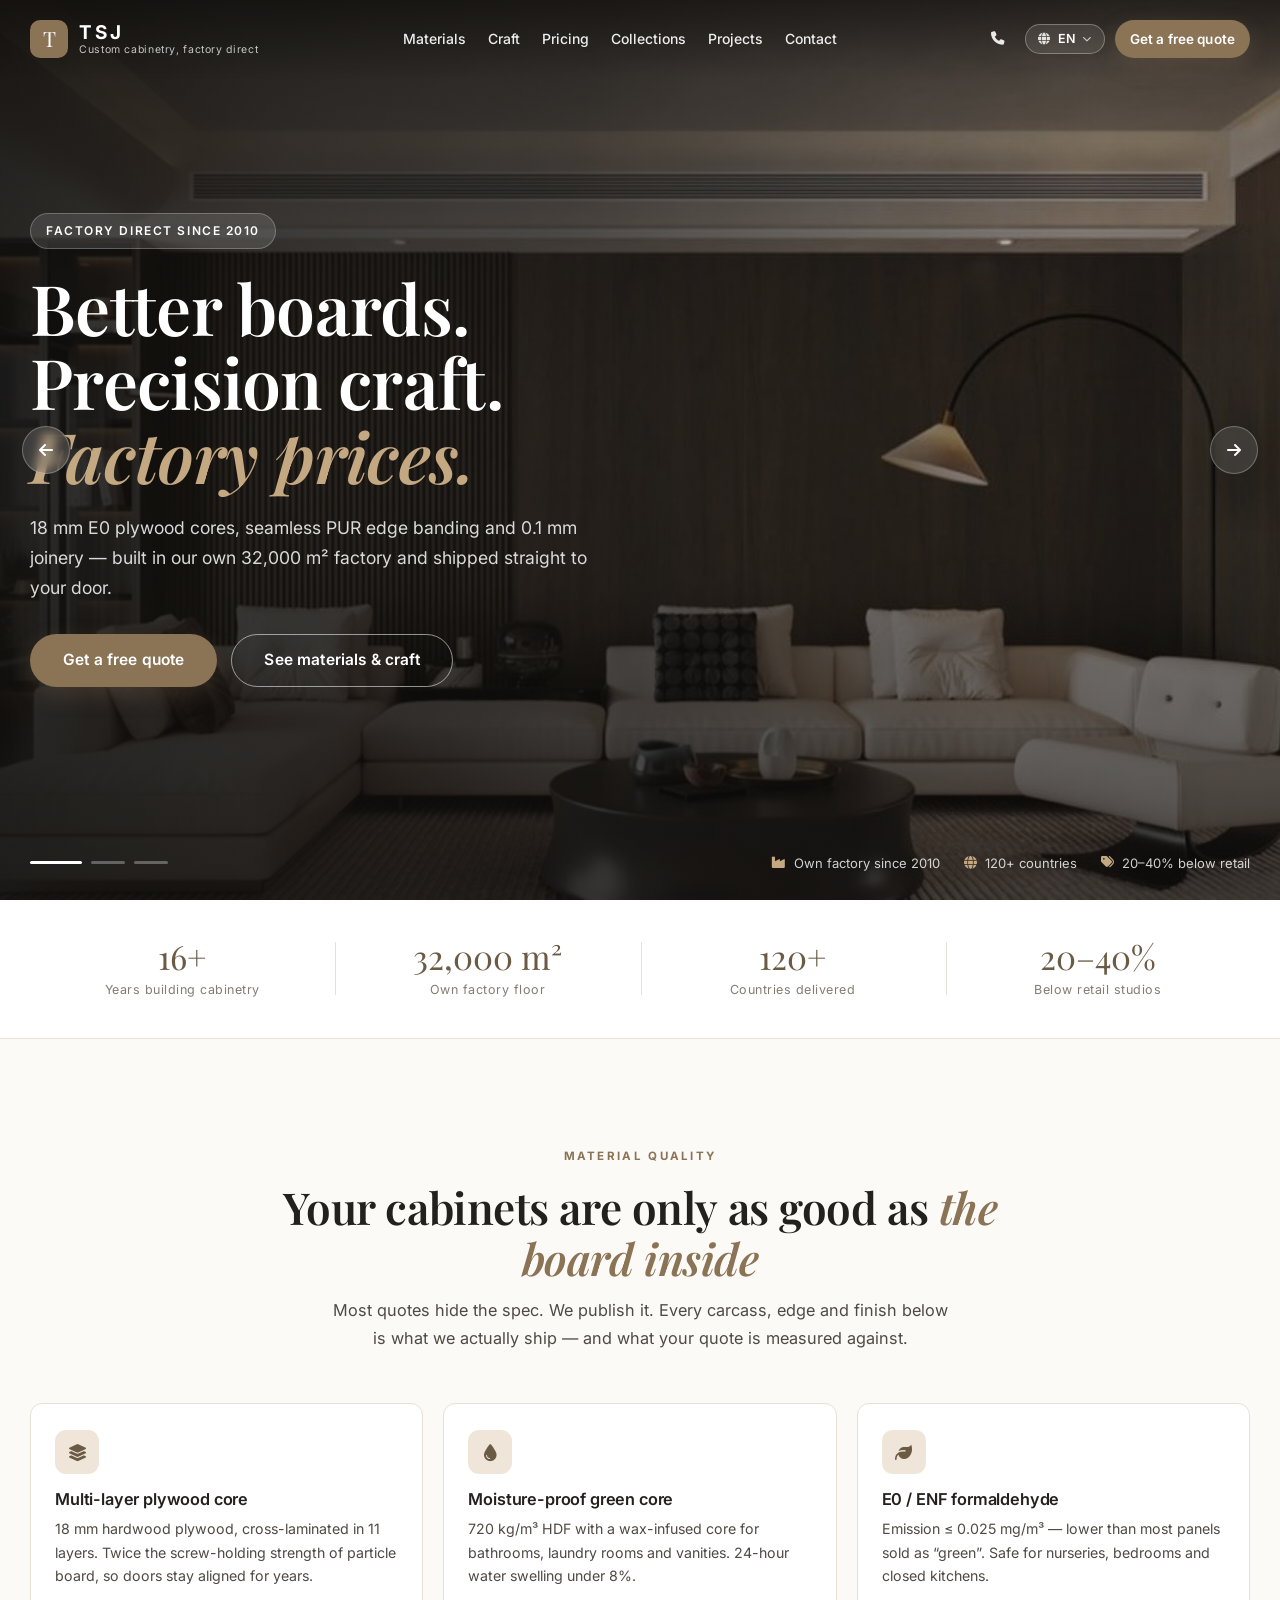
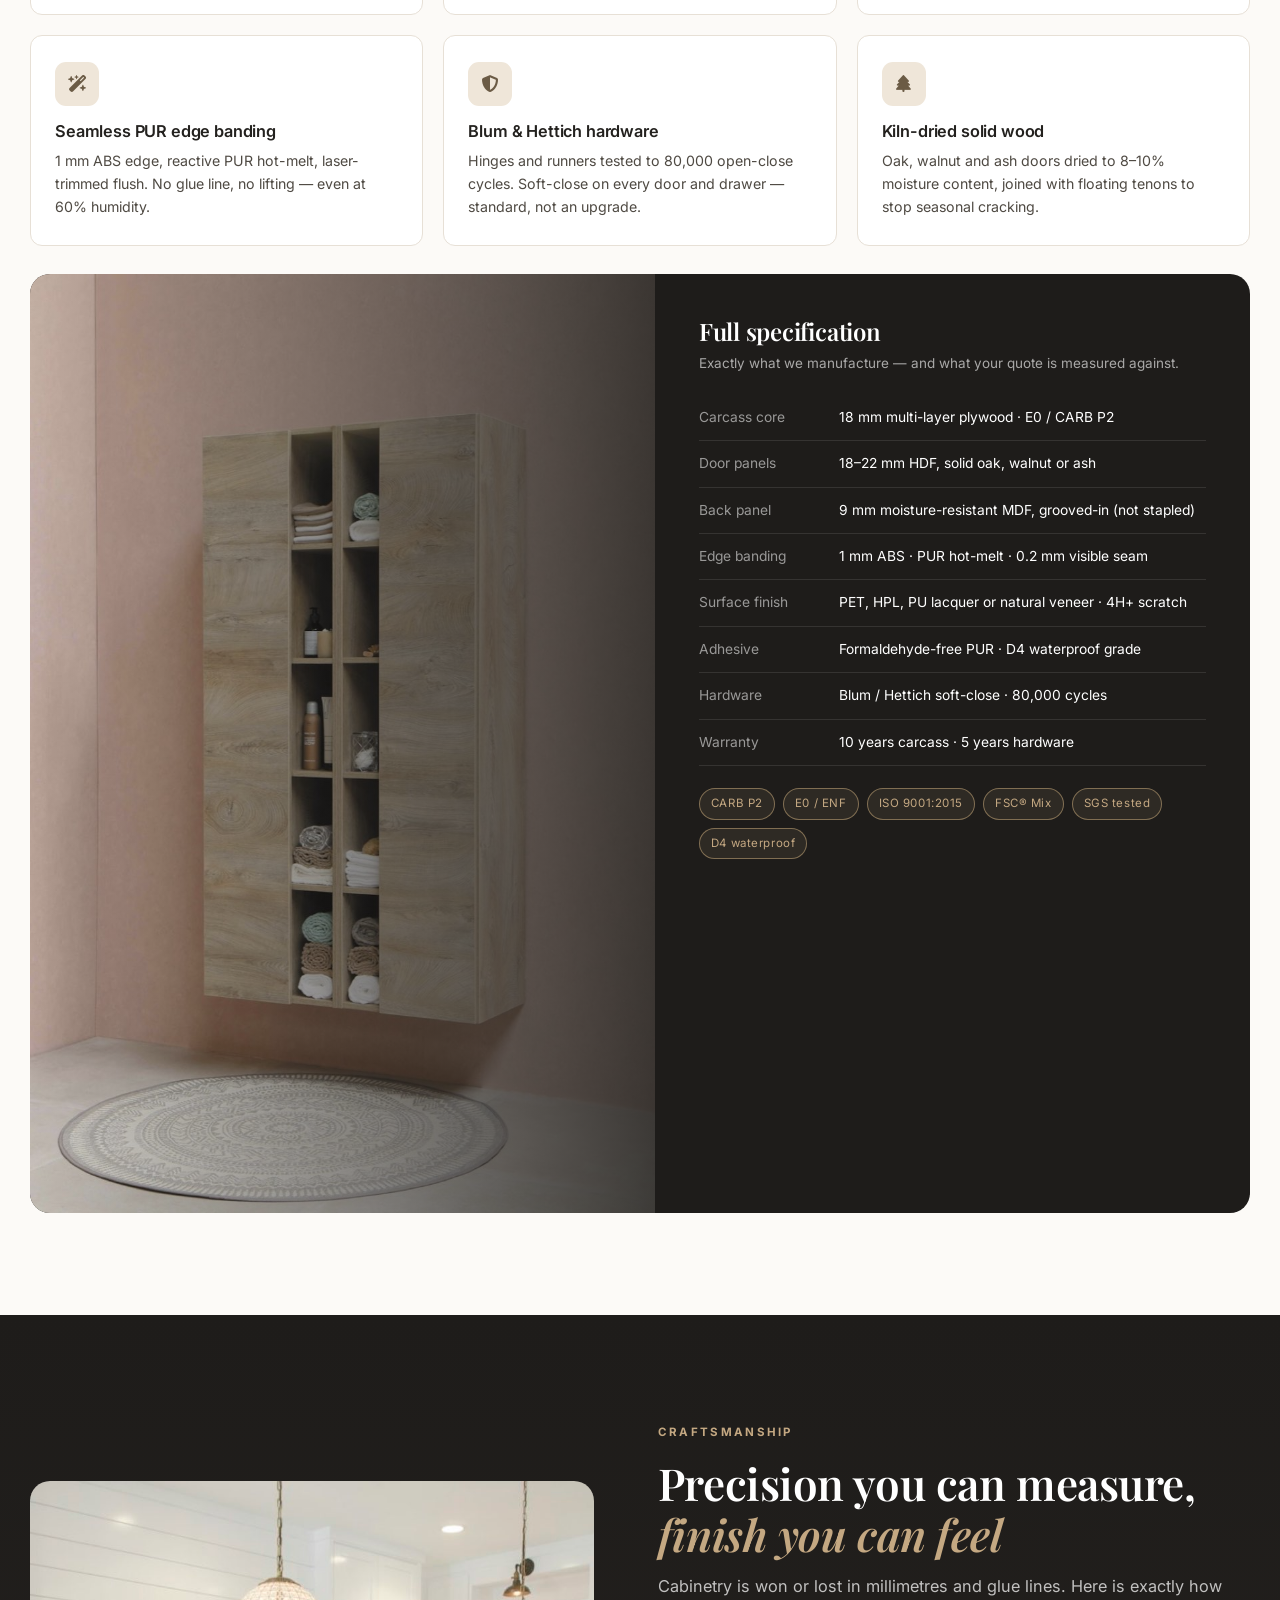
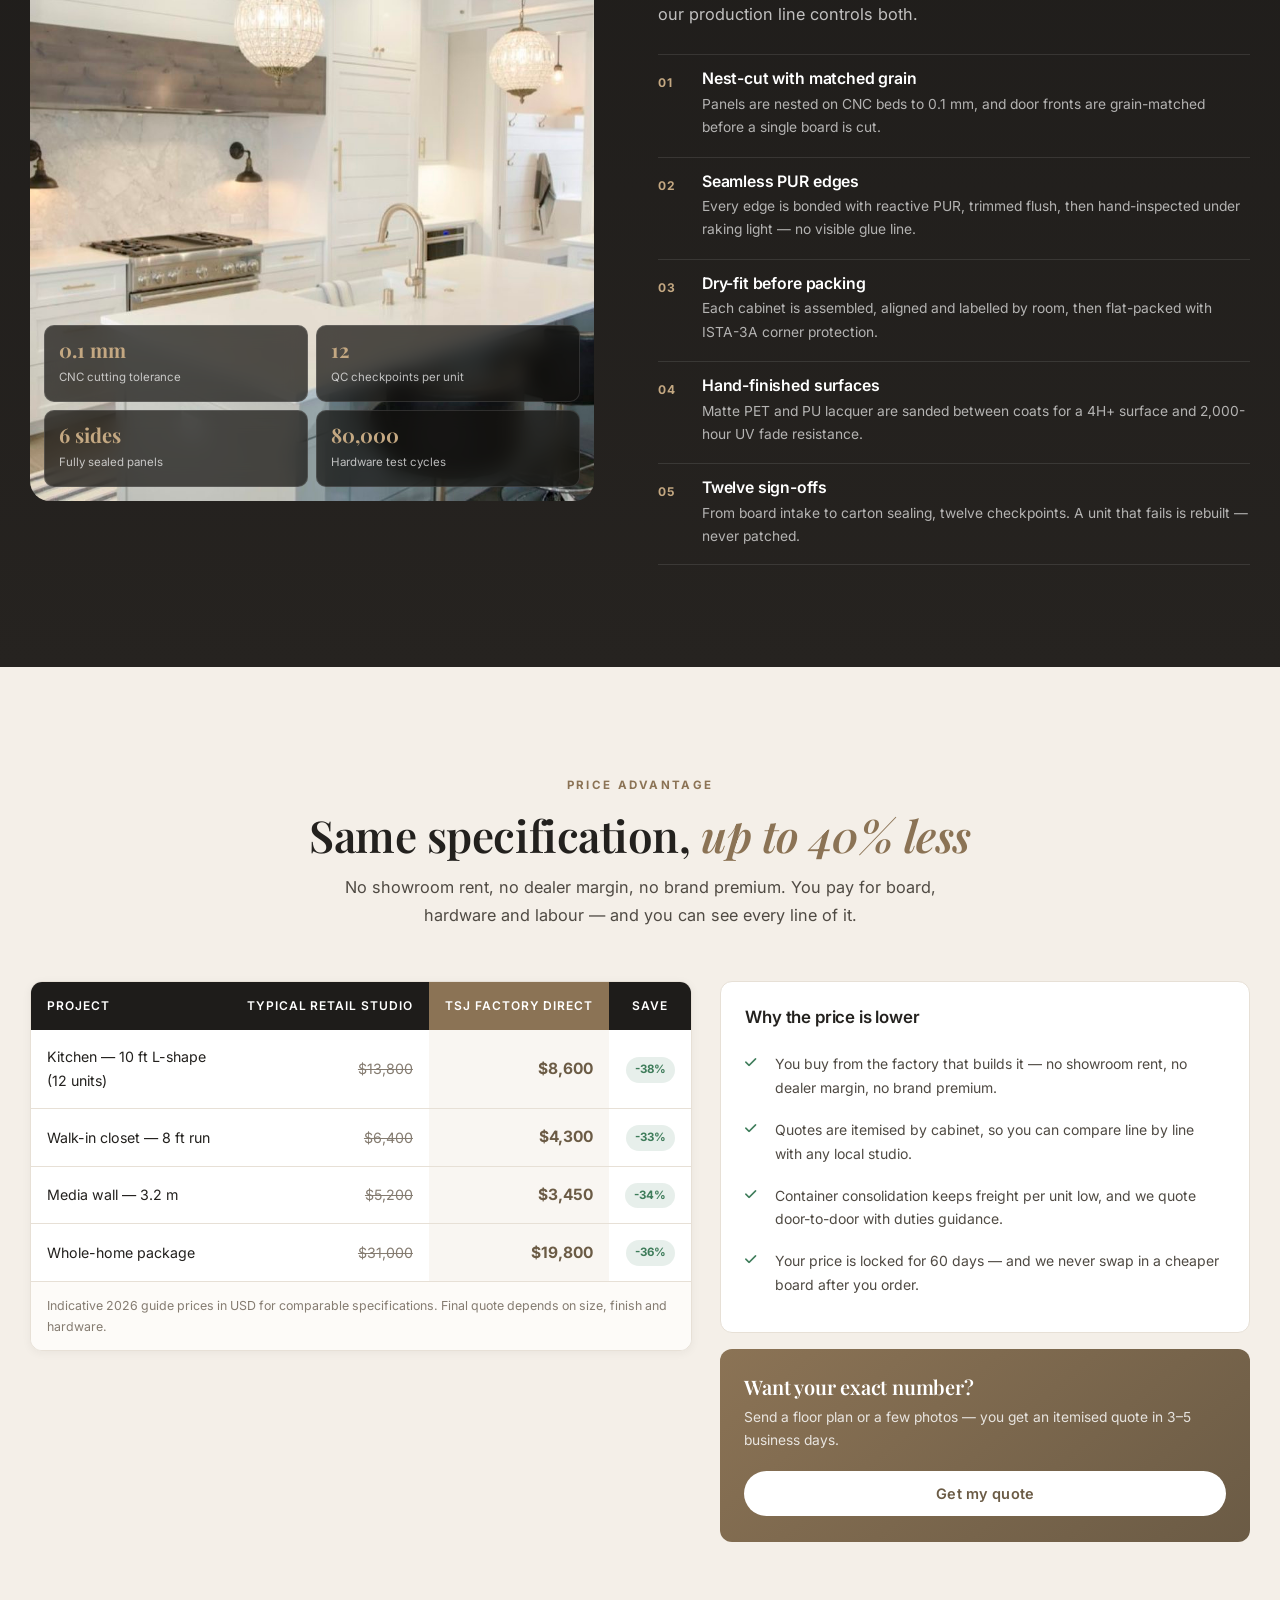
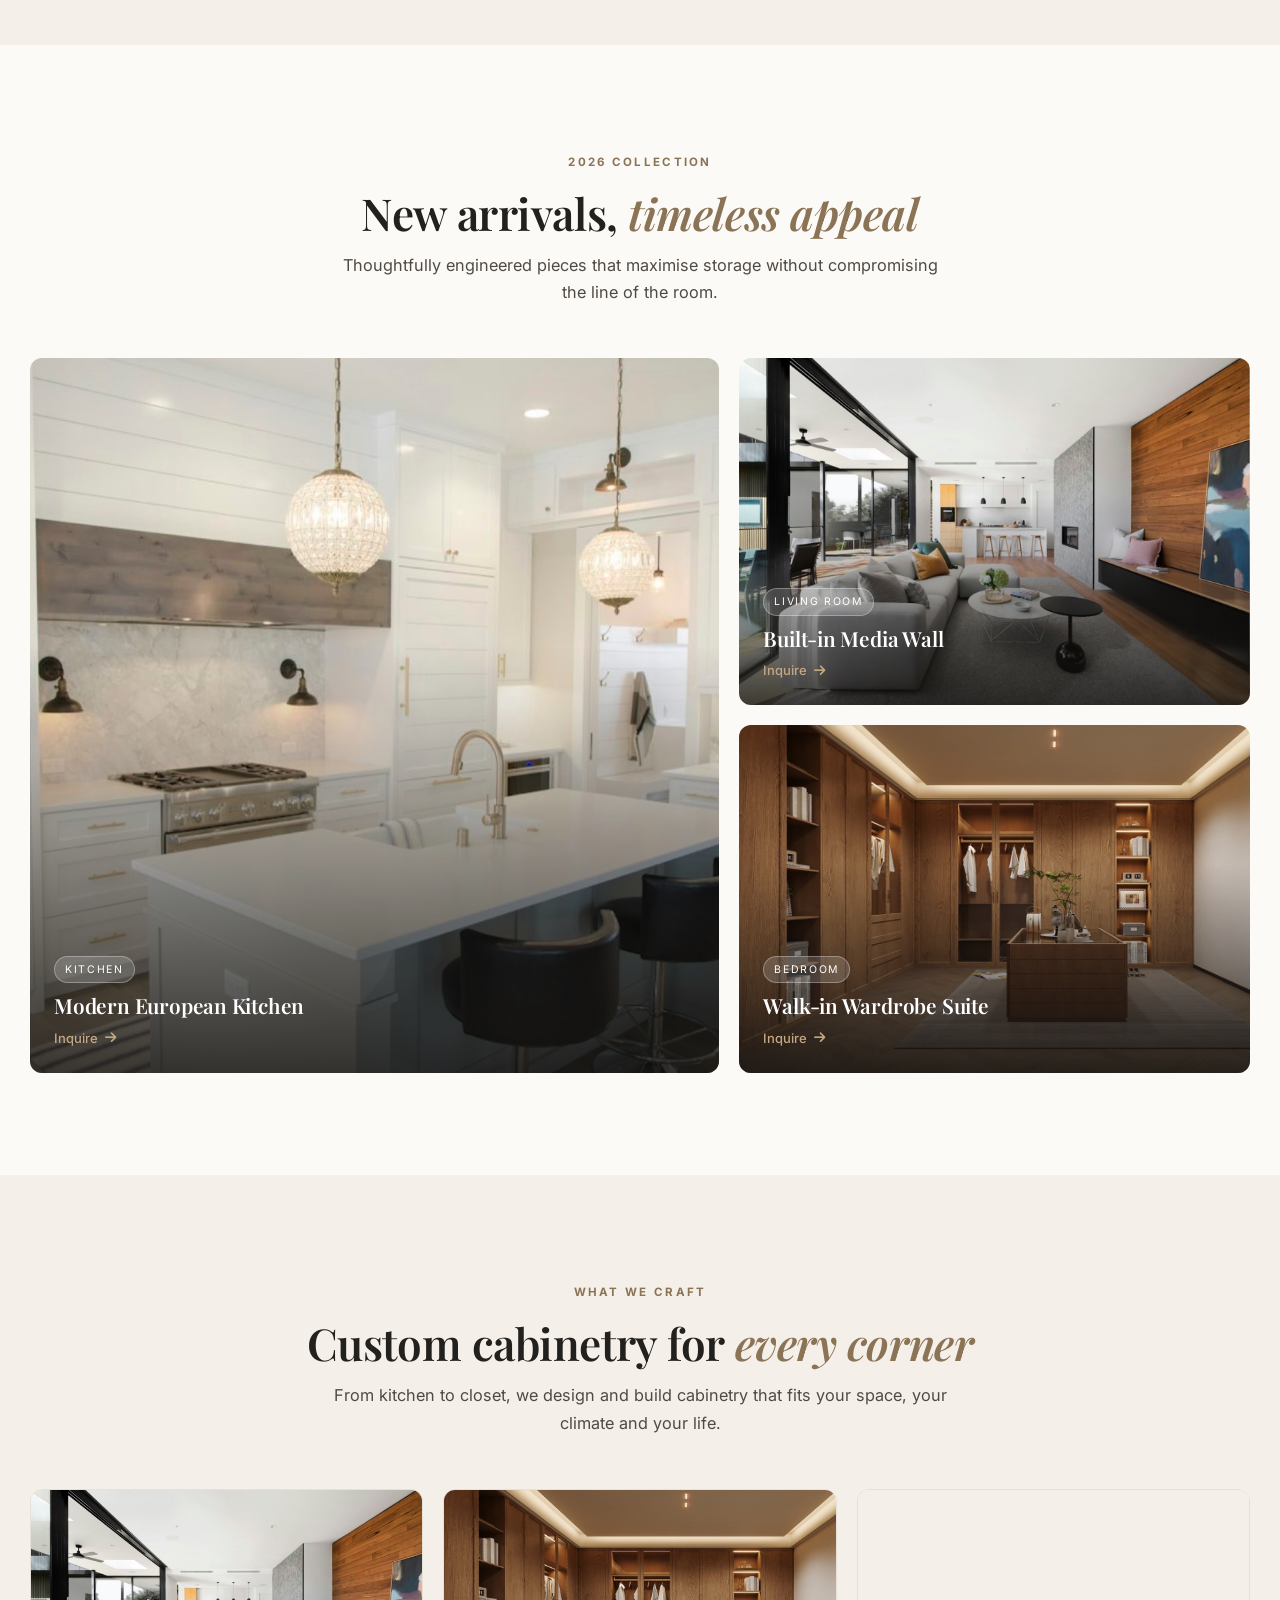
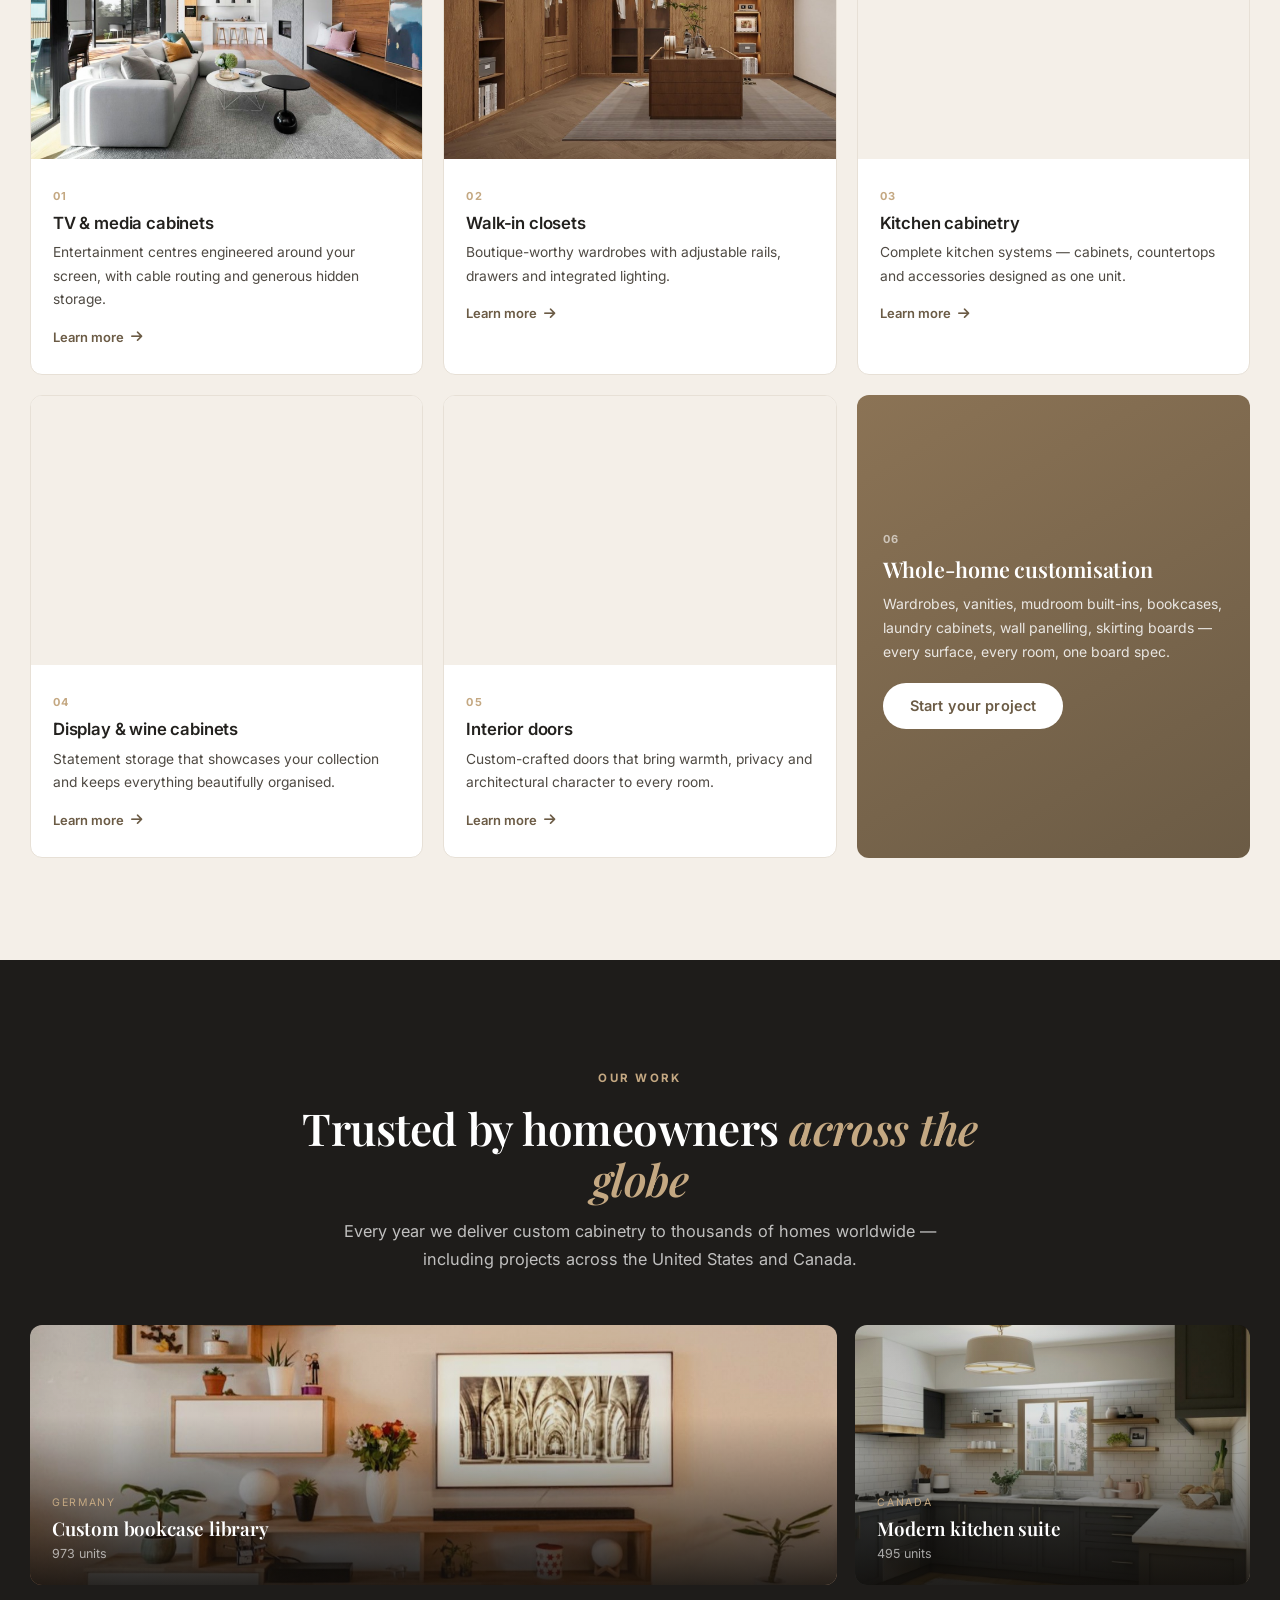
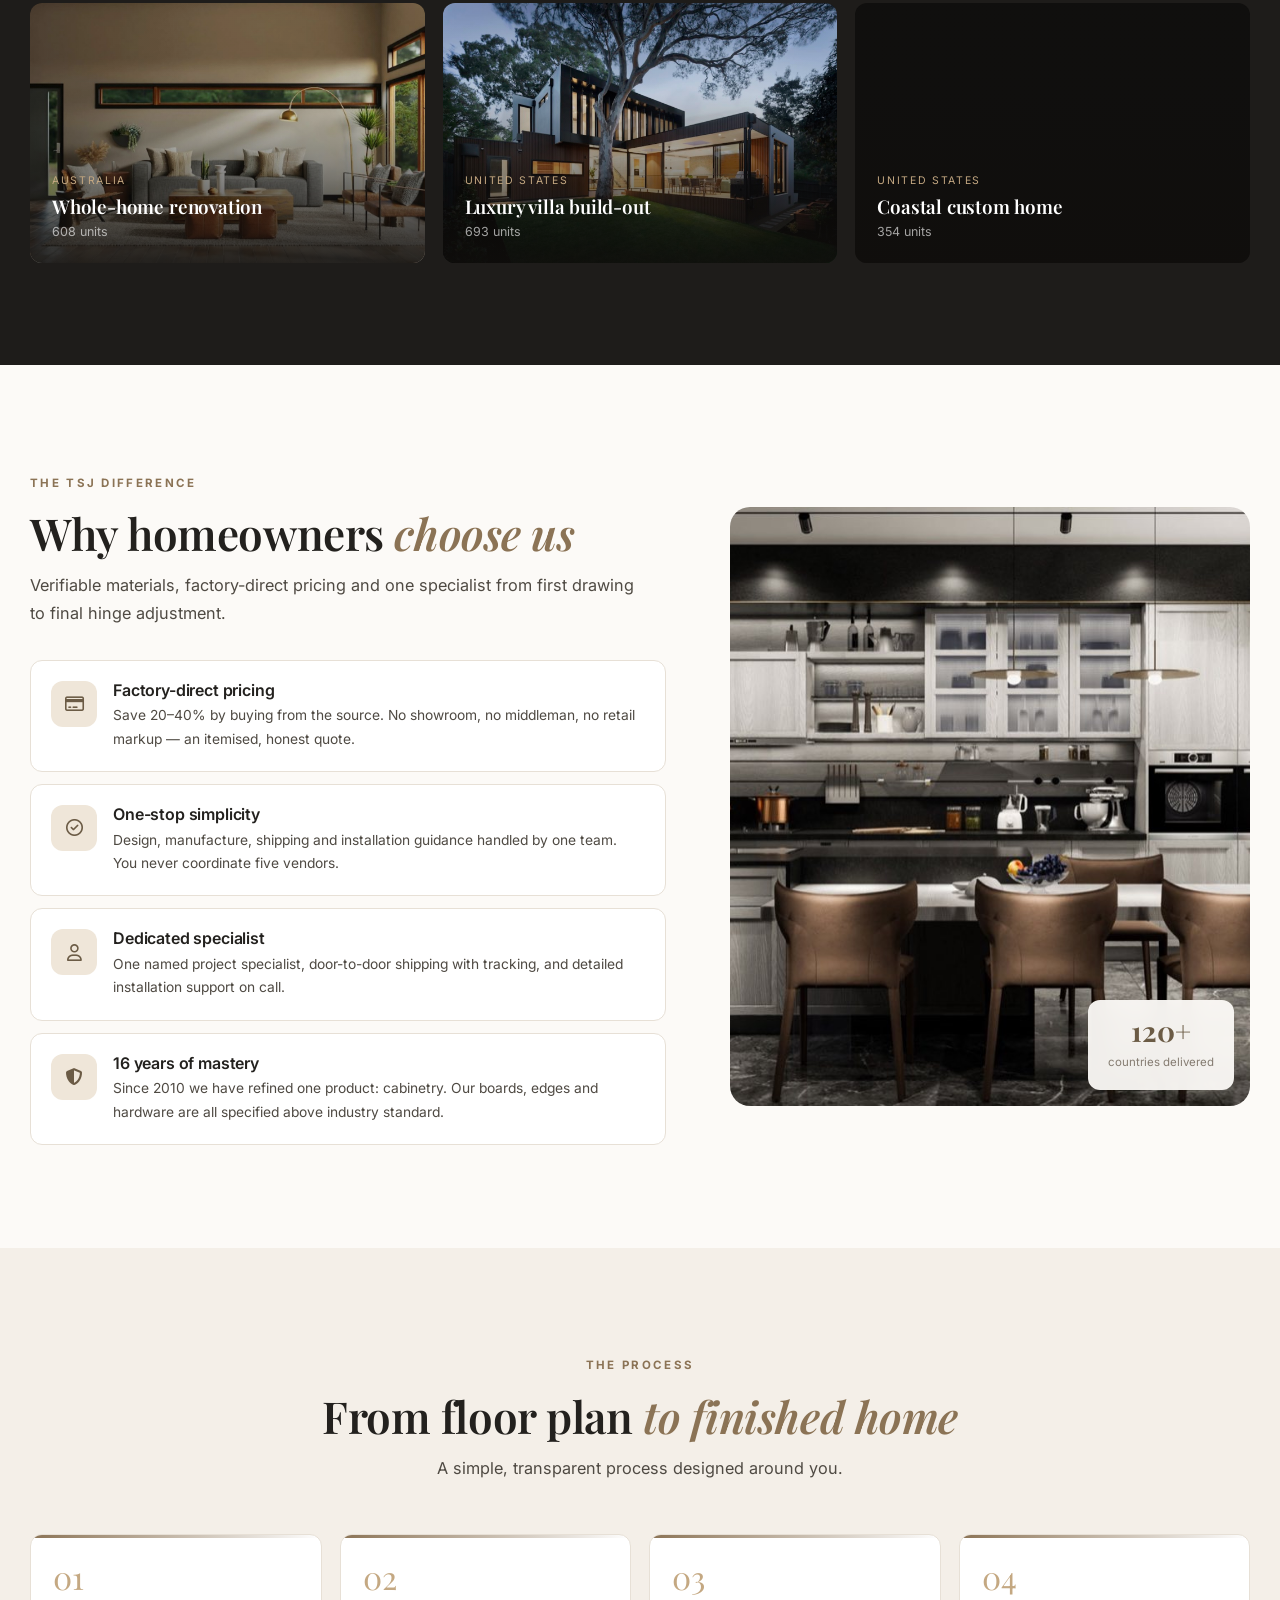
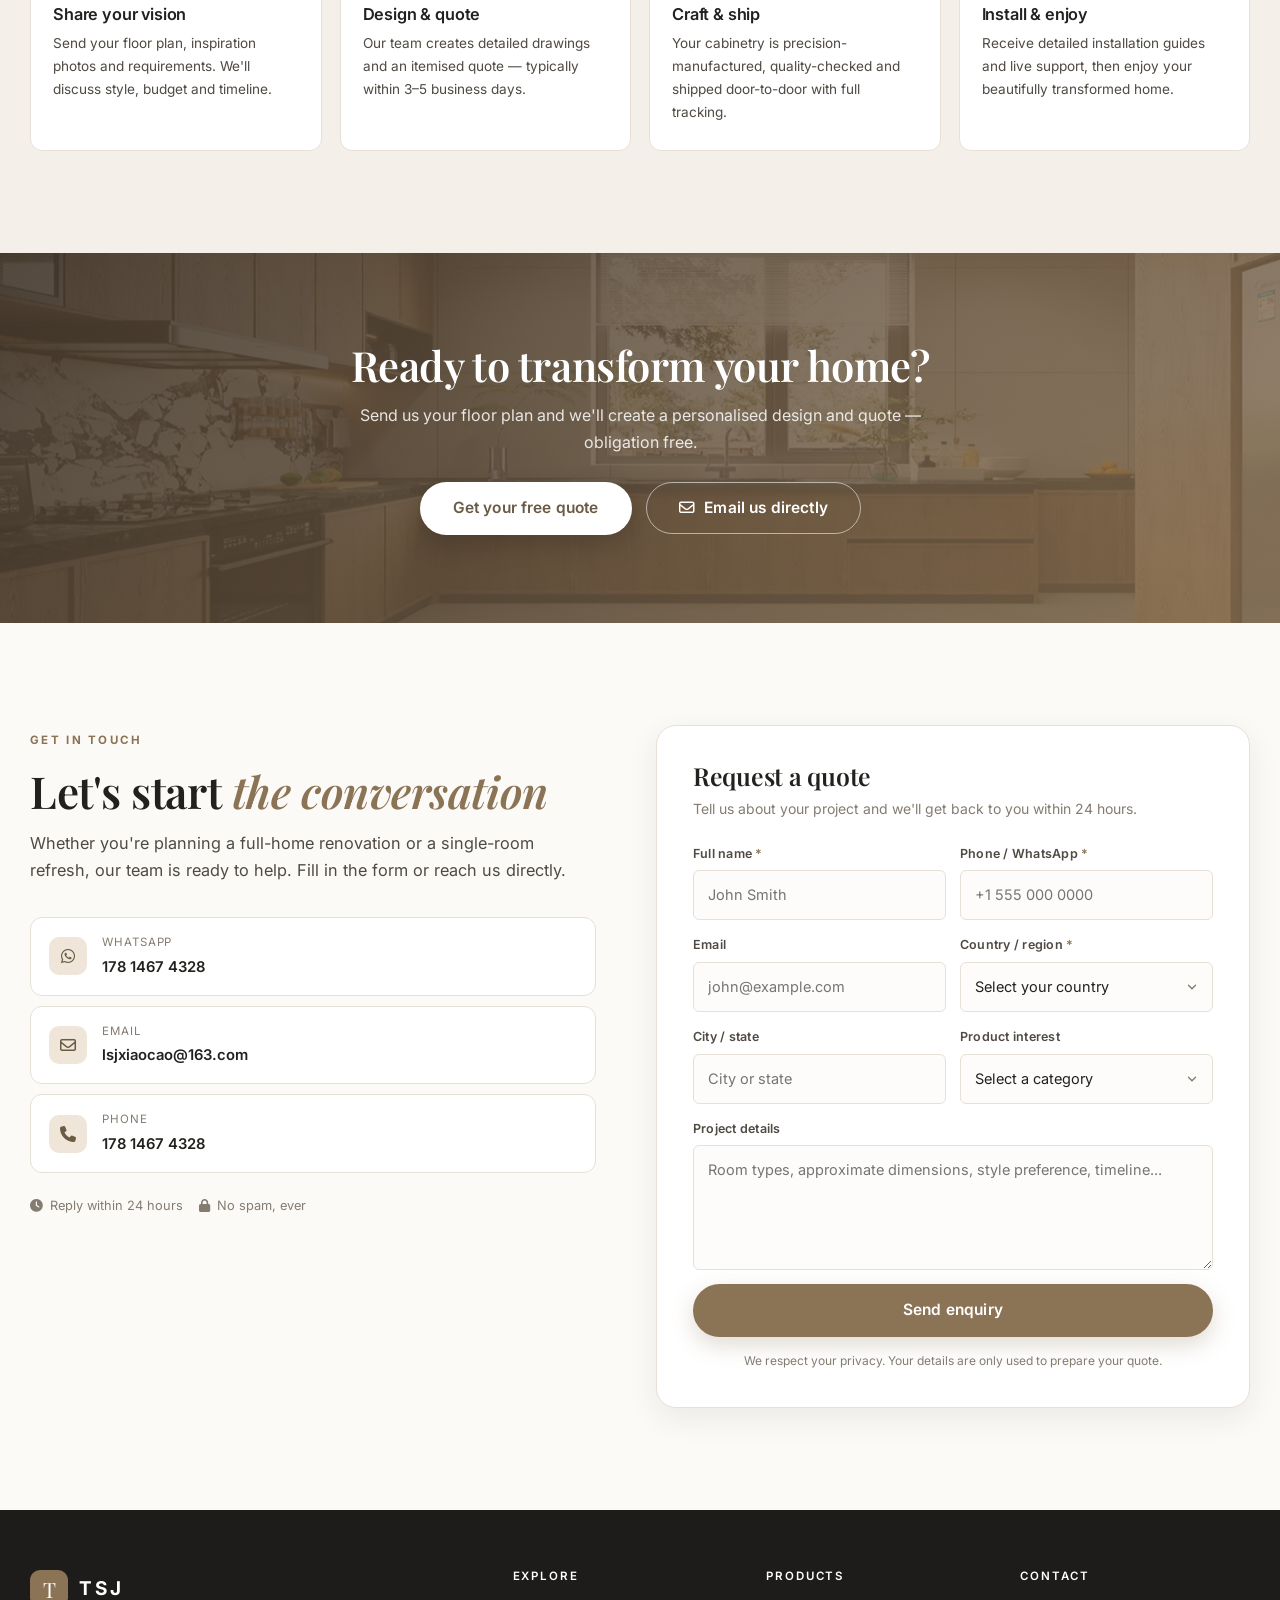
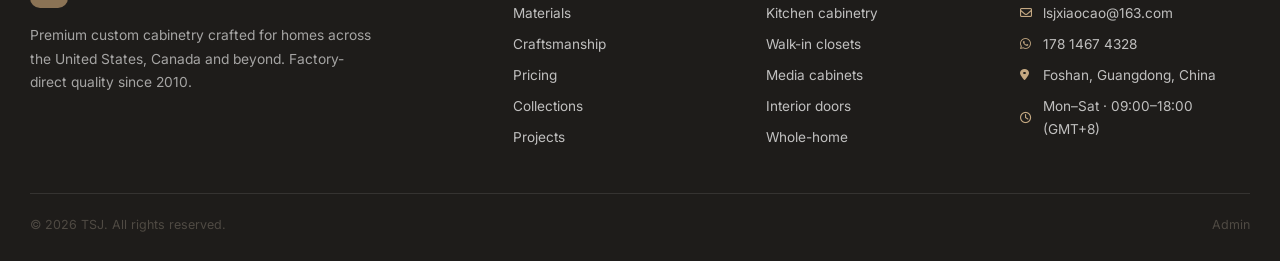
<file: index.html>
<!DOCTYPE html>
<html lang="en">
<head>
    <meta charset="UTF-8">
    <meta name="viewport" content="width=device-width, initial-scale=1.0">
    <meta name="theme-color" content="#8B7355">
    <title>TSJ — Factory-Direct Custom Cabinetry | Better Boards, Precision Craft</title>
    <meta name="description" content="Premium custom cabinetry made in our own factory: E0/ENF plywood cores, seamless PUR edge banding, Blum hardware, 0.1 mm precision. 20–40% below retail studios. Shipped to 120+ countries.">
    <meta name="robots" content="index, follow">
    <meta property="og:type" content="website">
    <meta property="og:title" content="TSJ — Factory-Direct Custom Cabinetry">
    <meta property="og:description" content="Better boards, precision craft, factory prices. Custom cabinetry shipped to 120+ countries.">
    <link rel="icon" href="data:image/svg+xml,%3Csvg xmlns='http://www.w3.org/2000/svg' viewBox='0 0 64 64'%3E%3Crect width='64' height='64' rx='14' fill='%238B7355'/%3E%3Ctext x='32' y='44' font-family='Georgia,serif' font-size='34' fill='%23fff' text-anchor='middle'%3ET%3C/text%3E%3C/svg%3E">
    <link rel="preconnect" href="https://fonts.googleapis.com">
    <link rel="preconnect" href="https://fonts.gstatic.com" crossorigin>
    <link href="https://fonts.googleapis.com/css2?family=Inter:wght@300;400;500;600;700&family=Playfair+Display:ital,wght@0,500;0,600;0,700;1,500&display=swap" rel="stylesheet">
    <link rel="stylesheet" href="https://cdnjs.cloudflare.com/ajax/libs/font-awesome/6.5.1/css/all.min.css">
    <link rel="stylesheet" href="css/style.css?v=20261114">
</head>
<body>
<a class="skip-link" href="#main" data-i18n="ui.skip">Skip to content</a>

<!-- ============ Header ============ -->
<header class="site-header" id="header">
    <div class="container header-inner">
        <a href="./" class="logo" aria-label="TSJ home">
            <span class="logo-mark" id="brandMark">T</span>
            <span class="logo-text">
                <strong id="brandName">TSJ</strong>
                <small id="brandTagline">Custom cabinetry, factory direct</small>
            </span>
        </a>

        <nav class="nav" id="nav" aria-label="Main navigation">
            <ul class="nav-list">
                <li><a href="#materials" class="nav-link" data-i18n="ui.navMaterials">Materials</a></li>
                <li><a href="#craft" class="nav-link" data-i18n="ui.navCraft">Craft</a></li>
                <li><a href="#pricing" class="nav-link" data-i18n="ui.navPricing">Pricing</a></li>
                <li><a href="#collections" class="nav-link" data-i18n="ui.navCollections">Collections</a></li>
                <li><a href="#portfolio" class="nav-link" data-i18n="ui.navProjects">Projects</a></li>
                <li><a href="#contact" class="nav-link" data-i18n="ui.navContact">Contact</a></li>
            </ul>
            <div class="nav-mobile-extra">
                <a class="nav-mobile-link" id="navMobileWhatsapp" href="#" target="_blank" rel="noopener">
                    <i class="fa-brands fa-whatsapp"></i> <span>WhatsApp</span>
                </a>
                <a class="nav-mobile-link" id="navMobileEmail" href="#">
                    <i class="fa-regular fa-envelope"></i> <span>Email</span>
                </a>
                <div class="lang" id="langSwitchMobile"></div>
            </div>
        </nav>

        <div class="header-actions">
            <a class="header-phone" id="headerPhone" href="tel:+8617814674328">
                <i class="fa-solid fa-phone"></i>
                <span>178 1467 4328</span>
            </a>
            <div class="lang" id="langSwitch"></div>
            <button class="btn btn-primary btn-sm" data-open-lead data-i18n="ui.quote">Get a free quote</button>
            <button class="menu-toggle" id="menuToggle" aria-label="Toggle menu" aria-expanded="false">
                <span></span><span></span><span></span>
            </button>
        </div>
    </div>
</header>

<main id="main">

    <!-- ============ Hero ============ -->
    <section class="hero" id="home">
        <div class="hero-slides" id="heroSlides"></div>
        <div class="hero-overlay"></div>
        <div class="hero-bottom">
            <div class="container hero-bottom-inner">
                <div class="hero-dots" id="heroDots" role="tablist" aria-label="Slides"></div>
                <div class="hero-proof">
                    <span><i class="fa-solid fa-industry"></i> <span data-i18n="ui.proofFactory">Own factory since 2010</span></span>
                    <span><i class="fa-solid fa-globe"></i> <span data-i18n="ui.proofCountries">120+ countries</span></span>
                    <span><i class="fa-solid fa-tags"></i> <span data-i18n="ui.proofPrices">20–40% below retail</span></span>
                </div>
            </div>
        </div>
        <button class="hero-arrow hero-arrow--prev" id="heroPrev" aria-label="Previous slide">
            <i class="fa-solid fa-arrow-left"></i>
        </button>
        <button class="hero-arrow hero-arrow--next" id="heroNext" aria-label="Next slide">
            <i class="fa-solid fa-arrow-right"></i>
        </button>
    </section>

    <!-- ============ Stats ============ -->
    <section class="stat-bar" aria-label="Key numbers">
        <div class="container">
            <div class="stat-row" id="statsRow"></div>
        </div>
    </section>

    <!-- ============ Materials ============ -->
    <section class="section materials" id="materials">
        <div class="container">
            <div class="section-head" id="materialsHead"></div>
            <div id="materialsBody"></div>
        </div>
    </section>

    <!-- ============ Craft ============ -->
    <section class="section craft" id="craft">
        <div class="container" id="craftBody"></div>
    </section>

    <!-- ============ Pricing ============ -->
    <section class="section pricing" id="pricing">
        <div class="container">
            <div class="section-head" id="pricingHead"></div>
            <div id="pricingBody"></div>
        </div>
    </section>

    <!-- ============ Collections ============ -->
    <section class="section collections" id="collections">
        <div class="container">
            <div class="section-head" id="collectionsHead"></div>
            <div class="collection-grid" id="collectionsBody"></div>
        </div>
    </section>

    <!-- ============ Categories ============ -->
    <section class="section categories" id="categories">
        <div class="container">
            <div class="section-head" id="categoriesHead"></div>
            <div class="category-grid" id="categoriesBody"></div>
        </div>
    </section>

    <!-- ============ Portfolio ============ -->
    <section class="section portfolio" id="portfolio">
        <div class="container">
            <div class="section-head section-head--light" id="portfolioHead"></div>
            <div class="portfolio-grid" id="portfolioBody"></div>
        </div>
    </section>

    <!-- ============ Why us ============ -->
    <section class="section why" id="about">
        <div class="container">
            <div class="why-wrap">
                <div class="why-copy">
                    <div class="section-head section-head--left" id="whyHead"></div>
                    <div class="why-list" id="whyList"></div>
                </div>
                <div class="why-media">
                    <img id="whyImage" src="assets/img/why-kitchen.jpg" alt="TSJ cabinetry craftsmanship" loading="lazy" decoding="async">
                    <div class="why-badge">
                        <strong id="whyBadgeValue">120+</strong>
                        <span id="whyBadgeText">countries delivered</span>
                    </div>
                </div>
            </div>
        </div>
    </section>

    <!-- ============ Process ============ -->
    <section class="section process" id="process">
        <div class="container">
            <div class="section-head" id="processHead"></div>
            <div class="steps" id="processBody"></div>
        </div>
    </section>

    <!-- ============ CTA band ============ -->
    <section class="cta-band">
        <div class="container cta-band-inner" id="ctaBody"></div>
    </section>

    <!-- ============ Contact ============ -->
    <section class="section contact" id="contact">
        <div class="container contact-grid">
            <div class="contact-intro">
                <div class="section-head section-head--left" id="contactHead"></div>
                <div class="contact-methods" id="contactMethods"></div>
                <div class="contact-assurance">
                    <span><i class="fa-solid fa-clock"></i> Reply within 24 hours</span>
                    <span><i class="fa-solid fa-lock"></i> No spam, ever</span>
                </div>
            </div>

            <div class="contact-form-card">
                <h3 id="formTitle">Request a quote</h3>
                <p id="formDesc">Tell us about your project and we'll get back to you within 24 hours.</p>

                <form id="contactForm" class="lead-form" novalidate>
                    <div class="form-row">
                        <div class="field">
                            <label for="cName"><span data-i18n="ui.formName">Full name</span> <em>*</em></label>
                            <input type="text" id="cName" name="name" placeholder="John Smith" data-i18n-ph="ui.phName" autocomplete="name" required>
                        </div>
                        <div class="field">
                            <label for="cPhone"><span data-i18n="ui.formPhone">Phone / WhatsApp</span> <em>*</em></label>
                            <input type="tel" id="cPhone" name="phone" placeholder="+1 555 000 0000" data-i18n-ph="ui.phPhone" autocomplete="tel" required>
                        </div>
                    </div>
                    <div class="form-row">
                        <div class="field">
                            <label for="cEmail" data-i18n="ui.formEmail">Email</label>
                            <input type="email" id="cEmail" name="email" placeholder="john@example.com" data-i18n-ph="ui.phEmail" autocomplete="email">
                        </div>
                        <div class="field">
                            <label for="cCountry"><span data-i18n="ui.formCountry">Country / region</span> <em>*</em></label>
                            <select id="cCountry" name="country" required>
                                <option value="" data-i18n="ui.phCountry">Select your country</option>
                            </select>
                        </div>
                    </div>
                    <div class="form-row">
                        <div class="field">
                            <label for="cRegion" data-i18n="ui.formRegion">City / state</label>
                            <input type="text" id="cRegion" name="region" placeholder="City or state" data-i18n-ph="ui.phRegion" autocomplete="address-level1">
                        </div>
                        <div class="field">
                            <label for="cInterest" data-i18n="ui.formInterest">Product interest</label>
                            <select id="cInterest" name="interest">
                                <option value="" data-i18n="ui.phInterest">Select a category</option>
                                <option value="Kitchen cabinetry" data-i18n="ui.interestKitchen">Kitchen cabinetry</option>
                                <option value="TV &amp; media cabinets" data-i18n="ui.interestMedia">TV &amp; media cabinets</option>
                                <option value="Walk-in closets" data-i18n="ui.interestClosets">Walk-in closets</option>
                                <option value="Display &amp; wine cabinets" data-i18n="ui.interestDisplay">Display &amp; wine cabinets</option>
                                <option value="Interior doors" data-i18n="ui.interestDoors">Interior doors</option>
                                <option value="Whole-home customisation" data-i18n="ui.interestWhole">Whole-home customisation</option>
                            </select>
                        </div>
                    </div>
                    <div class="field">
                        <label for="cMessage" data-i18n="ui.formMessage">Project details</label>
                        <textarea id="cMessage" name="message" rows="4" placeholder="Room types, approximate dimensions, style preference, timeline..." data-i18n-ph="ui.phMessage"></textarea>
                    </div>
                    <button type="submit" class="btn btn-primary btn-block btn-lg" id="contactSubmit" data-i18n="ui.send">Send enquiry</button>
                    <p class="form-note" data-i18n="ui.privacy">We respect your privacy. Your details are only used to prepare your quote.</p>
                    <div class="form-feedback" id="contactFeedback" role="status" aria-live="polite"></div>
                </form>
            </div>
        </div>
    </section>
</main>

<!-- ============ Footer ============ -->
<footer class="site-footer">
    <div class="container">
        <div class="footer-top">
            <div class="footer-brand">
                <a href="./" class="logo logo--footer">
                    <span class="logo-mark" id="footerMark">T</span>
                    <span class="logo-text"><strong id="footerName">TSJ</strong></span>
                </a>
                <p id="footerAbout">Premium custom cabinetry crafted for homes across the United States, Canada and beyond.</p>
            </div>
            <div class="footer-cols">
                <div class="footer-col">
                    <h4 data-i18n="ui.footerExplore">Explore</h4>
                    <ul>
                        <li><a href="#materials">Materials</a></li>
                        <li><a href="#craft">Craftsmanship</a></li>
                        <li><a href="#pricing">Pricing</a></li>
                        <li><a href="#collections">Collections</a></li>
                        <li><a href="#portfolio">Projects</a></li>
                    </ul>
                </div>
                <div class="footer-col">
                    <h4 data-i18n="ui.footerProducts">Products</h4>
                    <ul>
                        <li><a href="#categories" data-i18n="ui.prodKitchen">Kitchen cabinetry</a></li>
                        <li><a href="#categories" data-i18n="ui.prodClosets">Walk-in closets</a></li>
                        <li><a href="#categories" data-i18n="ui.prodMedia">Media cabinets</a></li>
                        <li><a href="#categories" data-i18n="ui.prodDoors">Interior doors</a></li>
                        <li><a href="#categories" data-i18n="ui.prodWhole">Whole-home</a></li>
                    </ul>
                </div>
                <div class="footer-col">
                    <h4 data-i18n="ui.footerContact">Contact</h4>
                    <ul class="footer-contact" id="footerContact"></ul>
                </div>
            </div>
        </div>
        <div class="footer-bottom">
            <p id="footerCopyright">© 2026 TSJ. All rights reserved.</p>
            <p class="footer-admin"><a href="admin/" rel="nofollow">Admin</a></p>
        </div>
    </div>
</footer>

<!-- ============ Mobile sticky bar ============ -->
<div class="mobile-bar">
    <a class="mobile-bar-btn" id="mobileWhatsapp" href="#" target="_blank" rel="noopener">
        <i class="fa-brands fa-whatsapp"></i><span data-i18n="ui.barWhatsapp">WhatsApp</span>
    </a>
    <a class="mobile-bar-btn" id="mobileCall" href="tel:+8617814674328">
        <i class="fa-solid fa-phone"></i><span data-i18n="ui.barCall">Call</span>
    </a>
    <button class="mobile-bar-btn mobile-bar-btn--primary" data-open-lead>
        <i class="fa-solid fa-pen-to-square"></i><span data-i18n="ui.barQuote">Free quote</span>
    </button>
</div>

<!-- ============ Lead popup ============ -->
<div class="lead-modal" id="leadModal" aria-hidden="true" role="dialog" aria-modal="true" aria-labelledby="leadModalTitle">
    <div class="lead-modal-backdrop" data-close-lead></div>
    <div class="lead-modal-card" role="document">
        <button class="lead-modal-close" data-close-lead aria-label="Close">
            <i class="fa-solid fa-xmark"></i>
        </button>
        <div class="lead-modal-media">
            <img id="leadModalImage" src="assets/img/hero-kitchen.jpg" alt="" loading="lazy">
            <div class="lead-modal-media-copy">
                <span class="lead-modal-badge" id="leadModalBadge">Free design + quote</span>
            </div>
        </div>
        <div class="lead-modal-body">
            <h3 id="leadModalTitle">Get your factory-direct price</h3>
            <p id="leadModalDesc">Leave your name, phone number and region. A specialist will send a measured quote — no obligation.</p>

            <form id="leadForm" class="lead-form" novalidate>
                <div class="field">
                    <label for="lName"><span data-i18n="ui.leadName">Full name</span> <em>*</em></label>
                    <input type="text" id="lName" name="name" placeholder="John Smith" autocomplete="name" required>
                </div>
                <div class="field">
                    <label for="lPhone"><span data-i18n="ui.leadPhone">Phone / WhatsApp</span> <em>*</em></label>
                    <input type="tel" id="lPhone" name="phone" placeholder="+1 555 000 0000" autocomplete="tel" required>
                </div>
                <div class="field">
                    <label for="lCountry"><span data-i18n="ui.leadCountry">Country / region</span> <em>*</em></label>
                    <select id="lCountry" name="country" required>
                        <option value="">Select your country</option>
                    </select>
                </div>
                <button type="submit" class="btn btn-primary btn-block btn-lg" id="leadSubmit" data-i18n="ui.leadSubmit">Send my details</button>
                <p class="form-note" id="leadModalNote">We reply on WhatsApp or phone within 24 hours.</p>
                <div class="form-feedback" id="leadFeedback" role="status" aria-live="polite"></div>
            </form>

            <div class="lead-success" id="leadSuccess" hidden>
                <div class="lead-success-icon"><i class="fa-solid fa-check"></i></div>
                <h4 id="leadSuccessTitle">Details received — thank you!</h4>
                <p id="leadSuccessDesc">Our specialist will reach out within 24 hours.</p>
                <a class="btn btn-whatsapp btn-block" id="leadSuccessWhatsapp" href="#" target="_blank" rel="noopener">
                    <i class="fa-brands fa-whatsapp"></i> Chat on WhatsApp now
                </a>
                <button class="btn btn-text btn-block" data-close-lead>Close</button>
            </div>
        </div>
    </div>
</div>

<div class="toast-wrap" id="toastWrap" aria-live="polite"></div>

<script src="js/countries.js?v=20261109"></script>
<script src="js/site.js?v=20261118"></script>
</body>
</html>
</file>
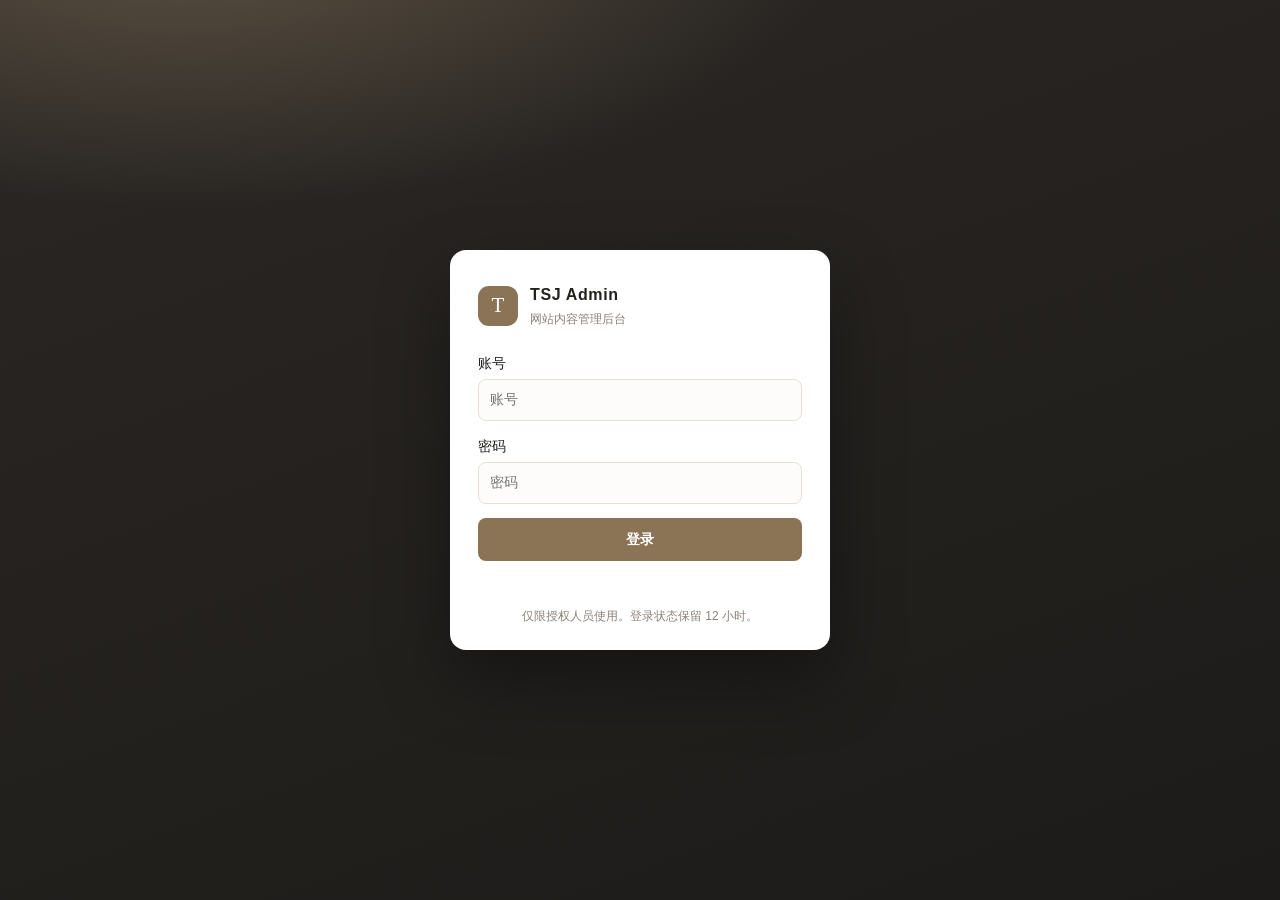
<file: admin/index.html>
<!DOCTYPE html>
<html lang="zh-CN">
<head>
    <meta charset="UTF-8">
    <meta name="viewport" content="width=device-width, initial-scale=1.0">
    <meta name="robots" content="noindex, nofollow">
    <title>TSJ 内容管理后台</title>
    <link rel="stylesheet" href="https://cdnjs.cloudflare.com/ajax/libs/font-awesome/6.5.1/css/all.min.css">
    <link rel="stylesheet" href="admin.css?v=20261111">
</head>
<body>

<!-- ================= Login ================= -->
<div class="login-screen" id="loginView">
    <form class="login-card" id="loginForm" autocomplete="off">
        <div class="login-brand">
            <span class="login-mark">T</span>
            <div>
                <strong>TSJ Admin</strong>
                <small>网站内容管理后台</small>
            </div>
        </div>
        <label class="fld">
            <span>账号</span>
            <input type="text" id="loginUser" placeholder="账号" autocomplete="username" required>
        </label>
        <label class="fld">
            <span>密码</span>
            <input type="password" id="loginPass" placeholder="密码" autocomplete="current-password" required>
        </label>
        <button type="submit" class="btn btn-primary btn-block">登录</button>
        <p class="login-error" id="loginError" role="alert"></p>
        <p class="login-hint">仅限授权人员使用。登录状态保留 12 小时。</p>
    </form>
</div>

<!-- ================= App ================= -->
<div class="app" id="appView" hidden>
    <aside class="sidebar">
        <div class="sidebar-head">
            <span class="login-mark">T</span>
            <div>
                <strong>TSJ Admin</strong>
                <small id="sidebarRepo">未连接仓库</small>
            </div>
        </div>

        <nav class="side-nav" id="sideNav"></nav>

        <div class="sidebar-foot">
            <button class="side-item" data-view="github"><i class="fa-solid fa-plug"></i> 连接与发布</button>
            <button class="side-item" data-view="json"><i class="fa-solid fa-code"></i> 高级（JSON）</button>
            <button class="side-item side-item--danger" id="logoutBtn"><i class="fa-solid fa-right-from-bracket"></i> 退出登录</button>
        </div>
    </aside>

    <main class="main">
        <header class="topbar">
            <div class="topbar-title">
                <h1 id="panelTitle">站点信息</h1>
                <p id="panelSub">修改后点击「保存并发布」，网页刷新即可看到最新内容。</p>
            </div>
            <div class="topbar-actions">
                <a class="btn btn-ghost btn-sm" id="previewLink" href="../" target="_blank" rel="noopener">
                    <i class="fa-solid fa-arrow-up-right-from-square"></i> 预览网站
                </a>
                <button class="btn btn-ghost btn-sm" id="reloadBtn">
                    <i class="fa-solid fa-rotate"></i> 重新加载
                </button>
                <button class="btn btn-primary btn-sm" id="saveBtn">
                    <i class="fa-solid fa-cloud-arrow-up"></i> 保存并发布
                </button>
            </div>
        </header>

        <div class="status-bar" id="statusBar"></div>

        <div class="visual-view" id="visualView" hidden>
            <div class="visual-toolbar">
                <div class="visual-toolbar-left">
                    <span class="visual-chip"><i class="fa-solid fa-pen-to-square"></i> 可视化编辑</span>
                    <select id="visualBlockSelect" class="visual-select" aria-label="选择要编辑的区块"></select>
                    <button class="btn btn-ghost btn-sm" id="visualRefreshBtn" title="重新加载预览">
                        <i class="fa-solid fa-rotate"></i>
                    </button>
                </div>
                <div class="visual-toolbar-right">
                    <label class="visual-check"><input type="checkbox" id="visualAutoPreview" checked> 实时预览</label>
                    <button class="btn btn-ghost btn-sm" id="visualOpenBtn"><i class="fa-solid fa-arrow-up-right-from-square"></i> 新窗口预览</button>
                </div>
            </div>
            <div class="visual-body">
                <div class="visual-stage">
                    <div class="visual-stage-head">
                        <span class="visual-dots"><i></i><i></i><i></i></span>
                        <span class="visual-url" id="visualUrl">../?preview=1</span>
                        <span class="visual-device">
                            <button type="button" class="is-active" data-device="desktop" title="桌面"><i class="fa-solid fa-desktop"></i></button>
                            <button type="button" data-device="tablet" title="平板"><i class="fa-solid fa-tablet-alt"></i></button>
                            <button type="button" data-device="mobile" title="手机"><i class="fa-solid fa-mobile-screen"></i></button>
                        </span>
                    </div>
                    <div class="visual-frame-wrap">
                        <iframe id="previewFrame" class="preview-frame" src="../?preview=1" title="网站预览"></iframe>
                    </div>
                </div>
                <aside class="visual-inspector">
                    <div class="visual-inspector-head">
                        <h3 id="visualBlockTitle">选择一个区块</h3>
                        <p id="visualBlockDesc">在左侧网页中点击任意区块上的「编辑」按钮，或从上方下拉框选择。</p>
                    </div>
                    <div class="visual-inspector-body" id="visualInspector"></div>
                </aside>
            </div>
        </div>

        <div class="panel" id="panel"></div>
        <div class="panel-foot">
            <button class="btn btn-primary" id="saveBtnBottom">保存并发布</button>
            <span id="saveHint">发布后 GitHub Pages 约 30–60 秒生效，网页刷新即可看到。</span>
        </div>
    </main>
</div>

<div class="toast-wrap" id="toastWrap" aria-live="polite"></div>

<script src="vault.js?v=20261109"></script>
    <script src="admin.js?v=20261118b"></script>
</body>
</html>
</file>
<file: css/style.css>
/* ==========================================================
   TSJ — Factory-direct custom cabinetry
   Front-end stylesheet
   ========================================================== */

/* ---------- Tokens ---------- */
:root {
    --brand: #8B7355;
    --brand-light: #A68B6F;
    --brand-dark: #6B5B45;
    --accent: #C4A882;
    --accent-soft: #EFE6D9;
    --cream: #FCFAF7;
    --cream-alt: #F4EFE8;
    --surface: #FFFFFF;
    --ink: #23211E;
    --ink-soft: #4F4A43;
    --ink-muted: #857C71;
    --line: #E7E0D6;
    --dark: #1E1C1A;
    --dark-alt: #262320;
    --success: #3E7C5A;
    --error: #C0453F;

    --font-sans: 'Inter', -apple-system, BlinkMacSystemFont, 'Segoe UI', Roboto, Helvetica, Arial, sans-serif;
    --font-serif: 'Playfair Display', Georgia, 'Times New Roman', serif;

    --shadow-sm: 0 2px 10px rgba(35, 33, 30, .05);
    --shadow-md: 0 10px 30px rgba(35, 33, 30, .08);
    --shadow-lg: 0 24px 60px rgba(35, 33, 30, .14);

    --radius-sm: 6px;
    --radius-md: 12px;
    --radius-lg: 20px;
    --radius-full: 999px;

    --max-width: 1220px;
    --header-h: 78px;
    --ease: cubic-bezier(.22, .61, .36, 1);
}

/* ---------- Reset ---------- */
*, *::before, *::after { box-sizing: border-box; margin: 0; padding: 0; }

html {
    scroll-behavior: smooth;
    scroll-padding-top: calc(var(--header-h) + 12px);
    -webkit-text-size-adjust: 100%;
}

body {
    font-family: var(--font-sans);
    font-size: 16px;
    line-height: 1.7;
    color: var(--ink);
    background: var(--cream);
    overflow-x: hidden;
    -webkit-font-smoothing: antialiased;
}

img { display: block; max-width: 100%; height: auto; }
a { color: inherit; text-decoration: none; }
ul { list-style: none; }
[hidden] { display: none !important; }
button { font: inherit; color: inherit; background: none; border: 0; cursor: pointer; }
input, select, textarea { font: inherit; color: inherit; }

h1, h2, h3, h4 { line-height: 1.16; font-weight: 600; letter-spacing: -.01em; }
h1, h2 { font-family: var(--font-serif); font-weight: 600; }
p { color: var(--ink-soft); }

::selection { background: var(--accent); color: #fff; }

:focus-visible {
    outline: 2px solid var(--brand);
    outline-offset: 3px;
}

.skip-link {
    position: absolute;
    inset-inline-start: -9999px;
    top: 0;
    z-index: 999;
    background: var(--brand);
    color: #fff;
    padding: 12px 18px;
}
.skip-link:focus { inset-inline-start: 12px; top: 12px; }

.container {
    width: min(100% - 40px, var(--max-width));
    margin-inline: auto;
}

/* ---------- Buttons ---------- */
.btn {
    display: inline-flex;
    align-items: center;
    justify-content: center;
    gap: 9px;
    padding: 13px 26px;
    border-radius: var(--radius-full);
    font-size: 14.5px;
    font-weight: 600;
    letter-spacing: .01em;
    line-height: 1.2;
    border: 1px solid transparent;
    transition: transform .2s var(--ease), background .2s var(--ease), color .2s var(--ease), box-shadow .2s var(--ease), border-color .2s var(--ease);
    cursor: pointer;
    text-align: center;
    white-space: nowrap;
}
.btn:active { transform: translateY(1px); }

.btn-primary {
    background: var(--brand);
    color: #fff;
    box-shadow: 0 8px 22px rgba(139, 115, 85, .26);
}
.btn-primary:hover { background: var(--brand-dark); box-shadow: 0 12px 28px rgba(139, 115, 85, .32); }

.btn-ghost {
    border-color: rgba(255, 255, 255, .55);
    color: #fff;
    backdrop-filter: blur(4px);
}
.btn-ghost:hover { background: rgba(255, 255, 255, .14); border-color: #fff; }

.btn-outline {
    border-color: var(--line);
    color: var(--ink);
    background: #fff;
}
.btn-outline:hover { border-color: var(--brand); color: var(--brand-dark); }

.btn-whatsapp { background: #25D366; color: #fff; }
.btn-whatsapp:hover { background: #1EBE5A; }

.btn-text { color: var(--ink-muted); text-decoration: underline; text-underline-offset: 3px; }
.btn-text:hover { color: var(--ink); }

.btn-sm { padding: 10px 20px; font-size: 13.5px; }
.btn-lg { padding: 16px 32px; font-size: 15.5px; }
.btn-block { width: 100%; }

/* ---------- Header ---------- */
.site-header {
    position: fixed;
    inset: 0 0 auto 0;
    z-index: 90;
    height: var(--header-h);
    display: flex;
    align-items: center;
    color: #fff;
    transition: background .3s var(--ease), box-shadow .3s var(--ease), color .3s var(--ease), height .3s var(--ease);
}
.site-header::after {
    content: "";
    position: absolute;
    inset: 0;
    background: linear-gradient(180deg, rgba(14, 12, 10, .55), rgba(14, 12, 10, 0));
    pointer-events: none;
    transition: opacity .3s var(--ease);
}
.site-header.is-open { backdrop-filter: none; }
.site-header.is-scrolled,
.site-header.is-open {
    background: rgba(252, 250, 247, .97);
    backdrop-filter: blur(12px);
    color: var(--ink);
    box-shadow: 0 1px 0 var(--line), 0 10px 30px rgba(35, 33, 30, .06);
}
.site-header.is-scrolled::after,
.site-header.is-open::after { opacity: 0; }

.header-inner {
    display: flex;
    align-items: center;
    justify-content: space-between;
    gap: 24px;
    width: min(100% - 40px, var(--max-width));
    position: relative;
    z-index: 2;
}

.logo { display: inline-flex; align-items: center; gap: 11px; flex-shrink: 0; }
.logo-mark {
    width: 38px; height: 38px;
    display: grid; place-items: center;
    border-radius: 10px;
    background: var(--brand);
    color: #fff;
    font-family: var(--font-serif);
    font-size: 21px;
    line-height: 1;
    flex-shrink: 0;
}
.logo-text { display: flex; flex-direction: column; line-height: 1.15; }
.logo-text strong { font-size: 19px; letter-spacing: .16em; font-weight: 700; }
.logo-text small { font-size: 10.5px; letter-spacing: .06em; opacity: .75; font-weight: 400; }

.nav-list { display: flex; align-items: center; gap: 4px; }
.nav-link {
    position: relative;
    display: block;
    padding: 9px 13px;
    font-size: 14px;
    font-weight: 500;
    border-radius: var(--radius-full);
    opacity: .92;
    transition: opacity .2s, background .2s;
}
.nav-link:hover { opacity: 1; background: rgba(255, 255, 255, .12); }
.site-header.is-scrolled .nav-link:hover { background: var(--cream-alt); }
.nav-link.is-active { opacity: 1; }
.nav-link.is-active::after {
    content: "";
    position: absolute;
    left: 50%; bottom: 3px;
    width: 16px; height: 2px;
    border-radius: 2px;
    background: currentColor;
    transform: translateX(-50%);
    opacity: .7;
}

.header-actions { display: flex; align-items: center; gap: 14px; flex-shrink: 0; }
.header-phone {
    display: inline-flex;
    align-items: center;
    gap: 7px;
    font-size: 13.5px;
    font-weight: 500;
    opacity: .9;
}
.header-phone:hover { opacity: 1; }

.menu-toggle {
    display: none;
    width: 42px; height: 42px;
    border-radius: 10px;
    align-items: center;
    justify-content: center;
    flex-direction: column;
    gap: 5px;
    border: 1px solid currentColor;
    opacity: .85;
}
.menu-toggle span {
    display: block;
    width: 19px; height: 1.6px;
    background: currentColor;
    border-radius: 2px;
    transition: transform .3s var(--ease), opacity .2s;
}
.menu-toggle.is-active span:nth-child(1) { transform: translateY(6.6px) rotate(45deg); }
.menu-toggle.is-active span:nth-child(2) { opacity: 0; }
.menu-toggle.is-active span:nth-child(3) { transform: translateY(-6.6px) rotate(-45deg); }

.nav-mobile-extra { display: none; }

/* ---------- Hero ---------- */
.hero {
    position: relative;
    min-height: 100svh;
    display: flex;
    align-items: center;
    overflow: hidden;
    background: var(--dark);
    color: #fff;
    padding-top: var(--header-h);
    padding-bottom: 120px;
}
.hero-slides { position: absolute; inset: 0; }
.hero-slide {
    position: absolute;
    inset: 0;
    display: flex;
    align-items: center;
    opacity: 0;
    visibility: hidden;
    transition: opacity 1s var(--ease), visibility 1s;
}
.hero-slide.is-active { opacity: 1; visibility: visible; }
.hero-slide-bg {
    position: absolute;
    inset: 0;
    background-size: cover;
    background-position: center;
    transform: scale(1.06);
    transition: transform 9s linear;
}
.hero-slide.is-active .hero-slide-bg { transform: scale(1); }

.hero-overlay {
    position: absolute;
    inset: 0;
    background:
        linear-gradient(100deg, rgba(16, 14, 12, .86) 0%, rgba(16, 14, 12, .62) 42%, rgba(16, 14, 12, .18) 78%),
        linear-gradient(180deg, rgba(16, 14, 12, .5) 0%, rgba(16, 14, 12, 0) 28%, rgba(16, 14, 12, .55) 100%);
    pointer-events: none;
}

.hero-content {
    position: relative;
    z-index: 3;
    width: min(100% - 40px, var(--max-width));
    margin-inline: auto;
    padding: 40px 0;
}
.hero-slide .hero-content { display: none; }
.hero-slide.is-active .hero-content {
    display: block;
    animation: heroIn .8s var(--ease) both;
}
@keyframes heroIn {
    from { opacity: 0; transform: translateY(18px); }
    to { opacity: 1; transform: translateY(0); }
}

.hero-eyebrow {
    display: inline-flex;
    align-items: center;
    gap: 8px;
    padding: 7px 15px;
    border-radius: var(--radius-full);
    background: rgba(255, 255, 255, .12);
    border: 1px solid rgba(255, 255, 255, .24);
    backdrop-filter: blur(6px);
    font-size: 12px;
    letter-spacing: .13em;
    text-transform: uppercase;
    font-weight: 600;
    margin-bottom: 22px;
}
.hero-title {
    font-family: var(--font-serif);
    font-size: clamp(2.3rem, 5.6vw, 4.35rem);
    line-height: 1.06;
    max-width: 15ch;
    margin-bottom: 20px;
    text-wrap: balance;
}
.hero-title em {
    display: block;
    font-style: italic;
    color: var(--accent);
}
.hero-desc {
    max-width: 54ch;
    font-size: clamp(1rem, 1.5vw, 1.1rem);
    color: rgba(255, 255, 255, .84);
    margin-bottom: 32px;
}
.hero-actions { display: flex; flex-wrap: wrap; gap: 14px; }

.hero-bottom {
    position: absolute;
    left: 0; right: 0; bottom: 0;
    z-index: 4;
    padding-bottom: 26px;
}
.hero-bottom-inner {
    display: flex;
    align-items: center;
    justify-content: space-between;
    gap: 24px;
    flex-wrap: wrap;
}
.hero-dots { display: flex; align-items: center; gap: 9px; }
.hero-dot {
    width: 34px; height: 3px;
    border-radius: 3px;
    background: rgba(255, 255, 255, .3);
    transition: background .25s, width .25s;
}
.hero-dot.is-active { background: #fff; width: 52px; }

.hero-proof {
    display: flex;
    flex-wrap: wrap;
    gap: 10px 24px;
    font-size: 13px;
    color: rgba(255, 255, 255, .8);
}
.hero-proof span { display: inline-flex; align-items: center; gap: 8px; }
.hero-proof i { color: var(--accent); font-size: 13px; }

.hero-arrow {
    position: absolute;
    top: 50%;
    z-index: 5;
    width: 48px; height: 48px;
    border-radius: 50%;
    display: grid;
    place-items: center;
    color: #fff;
    background: rgba(255, 255, 255, .12);
    border: 1px solid rgba(255, 255, 255, .28);
    backdrop-filter: blur(6px);
    transform: translateY(-50%);
    transition: background .2s, transform .2s;
}
.hero-arrow:hover { background: rgba(255, 255, 255, .24); }
.hero-arrow--prev { left: 22px; }
.hero-arrow--next { right: 22px; }

/* ---------- Stats ---------- */
.stat-bar {
    background: var(--surface);
    border-bottom: 1px solid var(--line);
}
.stat-row {
    display: grid;
    grid-template-columns: repeat(4, 1fr);
    gap: 1px;
    padding: 34px 0;
}
.stat-item {
    text-align: center;
    padding: 4px 16px;
    position: relative;
}
.stat-item + .stat-item::before {
    content: "";
    position: absolute;
    left: 0; top: 12%;
    height: 76%;
    width: 1px;
    background: var(--line);
}
.stat-value {
    display: block;
    font-family: var(--font-serif);
    font-size: clamp(1.5rem, 2.6vw, 2.1rem);
    color: var(--brand-dark);
    line-height: 1.1;
}
.stat-label {
    display: block;
    margin-top: 4px;
    font-size: 12.5px;
    letter-spacing: .04em;
    color: var(--ink-muted);
}

/* ---------- Sections ---------- */
.section { padding: clamp(64px, 8vw, 112px) 0; }

.section-head { max-width: 720px; margin: 0 auto clamp(36px, 4vw, 56px); text-align: center; }
.section-head--left { margin: 0 0 32px; text-align: left; }
.section-eyebrow {
    display: inline-block;
    font-size: 11.5px;
    letter-spacing: .2em;
    text-transform: uppercase;
    font-weight: 700;
    color: var(--brand);
    margin-bottom: 14px;
}
.section-title {
    font-family: var(--font-serif);
    font-size: clamp(1.8rem, 3.6vw, 2.75rem);
    margin-bottom: 14px;
}
.section-title em { font-style: italic; color: var(--brand); display: block; }
.section-title em:only-child { display: inline; }
.section-desc { font-size: 1.02rem; color: var(--ink-soft); max-width: 62ch; }
.section-head:not(.section-head--left) .section-desc { margin-inline: auto; }

.section-head--light .section-title { color: #fff; }
.section-head--light .section-desc { color: rgba(255, 255, 255, .72); }
.section-head--light .section-eyebrow { color: var(--accent); }
.section-head--light .section-title em { color: var(--accent); }

/* ---------- Materials ---------- */
.materials { background: var(--cream); }

.material-grid {
    display: grid;
    grid-template-columns: repeat(3, 1fr);
    gap: 20px;
    margin-bottom: 28px;
}
.material-card {
    background: var(--surface);
    border: 1px solid var(--line);
    border-radius: var(--radius-md);
    padding: 26px 24px;
    transition: transform .3s var(--ease), box-shadow .3s var(--ease), border-color .3s;
}
.material-card:hover {
    transform: translateY(-4px);
    box-shadow: var(--shadow-md);
    border-color: var(--accent);
}
.material-icon {
    width: 44px; height: 44px;
    border-radius: 11px;
    display: grid; place-items: center;
    background: var(--accent-soft);
    color: var(--brand-dark);
    font-size: 17px;
    margin-bottom: 16px;
}
.material-card h3 { font-size: 1.02rem; margin-bottom: 8px; font-weight: 600; }
.material-card p { font-size: 14.2px; line-height: 1.65; color: var(--ink-soft); }

.spec-panel {
    display: grid;
    grid-template-columns: 1.05fr 1fr;
    gap: 0;
    border-radius: var(--radius-lg);
    overflow: hidden;
    background: var(--dark);
    color: #fff;
}
.spec-media { position: relative; min-height: 340px; }
.spec-media img { width: 100%; height: 100%; object-fit: cover; }
.spec-media::after {
    content: "";
    position: absolute;
    inset: 0;
    background: linear-gradient(90deg, rgba(30, 28, 26, .15), rgba(30, 28, 26, .85));
}
.spec-body { padding: clamp(28px, 4vw, 44px); position: relative; }
.spec-body h3 {
    font-family: var(--font-serif);
    font-size: 1.5rem;
    margin-bottom: 6px;
}
.spec-body > p { color: rgba(255, 255, 255, .62); font-size: 13.5px; margin-bottom: 20px; }
.spec-list { display: grid; gap: 0; margin-bottom: 22px; }
.spec-row {
    display: grid;
    grid-template-columns: 128px 1fr;
    gap: 12px;
    padding: 11px 0;
    border-bottom: 1px solid rgba(255, 255, 255, .1);
    font-size: 13.8px;
}
.spec-row dt { color: rgba(255, 255, 255, .55); }
.spec-row dd { color: #fff; }
.badge-row { display: flex; flex-wrap: wrap; gap: 8px; }
.badge {
    font-size: 11.5px;
    letter-spacing: .05em;
    padding: 5px 11px;
    border-radius: var(--radius-full);
    border: 1px solid rgba(228, 196, 140, .45);
    color: var(--accent);
    background: rgba(196, 168, 130, .1);
}

/* ---------- Craft ---------- */
.craft {
    background: linear-gradient(180deg, var(--dark) 0%, var(--dark-alt) 100%);
    color: #fff;
}
.craft-wrap {
    display: grid;
    grid-template-columns: 1fr 1.05fr;
    gap: clamp(32px, 5vw, 64px);
    align-items: center;
}
.craft-media { position: relative; border-radius: var(--radius-lg); overflow: hidden; }
.craft-media img { width: 100%; aspect-ratio: 4 / 4.4; object-fit: cover; }
.craft-points {
    position: absolute;
    left: 14px; right: 14px; bottom: 14px;
    display: grid;
    grid-template-columns: repeat(2, 1fr);
    gap: 8px;
}
.craft-point {
    background: rgba(20, 18, 16, .72);
    backdrop-filter: blur(10px);
    border: 1px solid rgba(255, 255, 255, .12);
    border-radius: 10px;
    padding: 12px 14px;
}
.craft-point strong {
    display: block;
    font-family: var(--font-serif);
    font-size: 1.25rem;
    color: var(--accent);
    line-height: 1.2;
}
.craft-point span { font-size: 11.5px; color: rgba(255, 255, 255, .7); }

.craft-copy .section-title { color: #fff; }
.craft-copy .section-title em { color: var(--accent); }
.craft-copy .section-eyebrow { color: var(--accent); }
.craft-copy .section-desc { color: rgba(255, 255, 255, .72); margin-bottom: 26px; }
.craft-list { display: grid; gap: 2px; }
.craft-item {
    display: grid;
    grid-template-columns: 30px 1fr;
    gap: 14px;
    padding: 15px 0;
    border-top: 1px solid rgba(255, 255, 255, .1);
}
.craft-item:last-child { border-bottom: 1px solid rgba(255, 255, 255, .1); }
.craft-item-num {
    font-size: 12px;
    font-weight: 700;
    color: var(--accent);
    padding-top: 3px;
    letter-spacing: .08em;
}
.craft-item h4 { font-size: .99rem; margin-bottom: 4px; color: #fff; font-weight: 600; }
.craft-item p { font-size: 13.8px; color: rgba(255, 255, 255, .66); }

/* ---------- Pricing ---------- */
.pricing { background: var(--cream-alt); }
.pricing-wrap {
    display: grid;
    grid-template-columns: 1.25fr 1fr;
    gap: 28px;
    align-items: start;
}
.price-table-wrap {
    background: var(--surface);
    border: 1px solid var(--line);
    border-radius: var(--radius-md);
    overflow-x: auto;
    -webkit-overflow-scrolling: touch;
    box-shadow: var(--shadow-sm);
}
.price-table { width: 100%; border-collapse: collapse; font-size: 14.2px; min-width: 540px; }
.price-scroll-hint { display: none; }
.price-table thead th {
    background: var(--dark);
    color: #fff;
    font-weight: 600;
    font-size: 12px;
    letter-spacing: .08em;
    text-transform: uppercase;
    padding: 14px 16px;
    text-align: left;
}
.price-table thead th:nth-child(2),
.price-table thead th:nth-child(3) { text-align: right; white-space: nowrap; }
.price-table thead th:nth-child(4) { text-align: center; }
.price-table thead th:nth-child(3) { background: var(--brand); }
.price-table tbody td {
    padding: 15px 16px;
    border-bottom: 1px solid var(--line);
    vertical-align: middle;
}
.price-table tbody tr:last-child td { border-bottom: 0; }
.price-table tbody td:nth-child(2) { text-align: right; color: var(--ink-muted); text-decoration: line-through; text-decoration-thickness: 1px; }
.price-table tbody td:nth-child(3) { text-align: right; font-weight: 700; color: var(--brand-dark); background: rgba(196, 168, 130, .1); font-size: 15.5px; }
.price-table tbody td:nth-child(4) { text-align: center; }
.save-pill {
    display: inline-block;
    font-size: 11.5px;
    font-weight: 700;
    padding: 3px 9px;
    border-radius: var(--radius-full);
    background: rgba(62, 124, 90, .12);
    color: var(--success);
}
.price-note { font-size: 12.4px; color: var(--ink-muted); padding: 13px 16px; border-top: 1px solid var(--line); background: #FDFBF8; }

.price-side { display: grid; gap: 16px; }
.price-bullets {
    background: var(--surface);
    border: 1px solid var(--line);
    border-radius: var(--radius-md);
    padding: 26px 24px;
}
.price-bullets h3 { font-size: 1.06rem; margin-bottom: 16px; }
.price-bullets li {
    display: grid;
    grid-template-columns: 20px 1fr;
    gap: 10px;
    font-size: 14px;
    color: var(--ink-soft);
    padding: 9px 0;
}
.price-bullets i { color: var(--success); font-size: 13px; padding-top: 4px; }
.price-cta {
    background: linear-gradient(140deg, var(--brand) 0%, var(--brand-dark) 100%);
    color: #fff;
    border-radius: var(--radius-md);
    padding: 26px 24px;
}
.price-cta h4 { font-family: var(--font-serif); font-size: 1.25rem; margin-bottom: 8px; }
.price-cta p { color: rgba(255, 255, 255, .82); font-size: 13.8px; margin-bottom: 18px; }
.price-cta .btn { background: #fff; color: var(--brand-dark); box-shadow: none; }
.price-cta .btn:hover { background: var(--accent-soft); }

/* ---------- Collections ---------- */
.collections { background: var(--cream); }
.collection-grid {
    display: grid;
    grid-template-columns: 1.35fr 1fr;
    grid-template-rows: repeat(2, 1fr);
    gap: 20px;
    min-height: 520px;
}
.collection-card {
    position: relative;
    border-radius: var(--radius-md);
    overflow: hidden;
    display: block;
    background: var(--dark);
}
.collection-card:first-child { grid-row: span 2; }
.collection-card img {
    width: 100%; height: 100%;
    object-fit: cover;
    transition: transform .7s var(--ease);
    min-height: 200px;
}
.collection-card:hover img { transform: scale(1.05); }
.collection-card::after {
    content: "";
    position: absolute;
    inset: 0;
    background: linear-gradient(180deg, rgba(20, 18, 16, 0) 40%, rgba(20, 18, 16, .82) 100%);
}
.collection-copy {
    position: absolute;
    inset: auto 0 0 0;
    z-index: 2;
    padding: 22px 24px;
    color: #fff;
}
.collection-tag {
    display: inline-block;
    font-size: 10.5px;
    letter-spacing: .16em;
    text-transform: uppercase;
    padding: 4px 10px;
    border-radius: var(--radius-full);
    background: rgba(255, 255, 255, .16);
    border: 1px solid rgba(255, 255, 255, .3);
    margin-bottom: 10px;
}
.collection-copy h3 { font-family: var(--font-serif); font-size: 1.3rem; margin-bottom: 6px; }
.collection-copy span.link {
    font-size: 13px;
    display: inline-flex;
    align-items: center;
    gap: 7px;
    color: var(--accent);
    font-weight: 500;
}
.collection-card:hover .link i { transform: translateX(4px); }
.link i { transition: transform .25s var(--ease); }

/* ---------- Categories ---------- */
.categories { background: var(--cream-alt); }
.category-grid {
    display: grid;
    grid-template-columns: repeat(3, 1fr);
    gap: 20px;
}
.category-card {
    background: var(--surface);
    border: 1px solid var(--line);
    border-radius: var(--radius-md);
    overflow: hidden;
    transition: transform .3s var(--ease), box-shadow .3s var(--ease);
}
.category-card:hover { transform: translateY(-4px); box-shadow: var(--shadow-md); }
.category-image { aspect-ratio: 16 / 11; overflow: hidden; background: var(--cream-alt); }
.category-image img { width: 100%; height: 100%; object-fit: cover; transition: transform .6s var(--ease); }
.category-card:hover .category-image img { transform: scale(1.05); }
.category-body { padding: 22px 22px 24px; position: relative; }
.category-num {
    font-size: 11px;
    font-weight: 700;
    letter-spacing: .12em;
    color: var(--accent);
}
.category-body h3 { font-size: 1.05rem; margin: 6px 0 8px; }
.category-body p { font-size: 13.8px; color: var(--ink-soft); }
.category-link {
    display: inline-flex;
    align-items: center;
    gap: 7px;
    margin-top: 14px;
    font-size: 13px;
    font-weight: 600;
    color: var(--brand-dark);
}
.category-link:hover { color: var(--brand); }
.category-link:hover i { transform: translateX(4px); }

.category-cta {
    background: linear-gradient(150deg, var(--brand) 0%, var(--brand-dark) 100%);
    border: 0;
    color: #fff;
    display: flex;
    align-items: center;
    padding: 30px 26px;
}
.category-cta h3 { font-family: var(--font-serif); font-size: 1.35rem; margin: 6px 0 10px; }
.category-cta p { color: rgba(255, 255, 255, .84); font-size: 14px; margin-bottom: 20px; }
.category-cta .category-num { color: rgba(255, 255, 255, .6); }
.category-cta .btn { background: #fff; color: var(--brand-dark); }

/* ---------- Portfolio ---------- */
.portfolio { background: var(--dark); color: #fff; }
.portfolio-grid {
    display: grid;
    grid-template-columns: repeat(3, 1fr);
    gap: 18px;
}
.portfolio-card {
    position: relative;
    border-radius: var(--radius-md);
    overflow: hidden;
    background: #100F0E;
    min-height: 260px;
}
.portfolio-card:first-child { grid-column: span 2; }
.portfolio-card img {
    width: 100%; height: 100%;
    object-fit: cover;
    position: absolute; inset: 0;
    transition: transform .7s var(--ease);
    opacity: .92;
}
.portfolio-card:hover img { transform: scale(1.05); opacity: 1; }
.portfolio-card::after {
    content: "";
    position: absolute; inset: 0;
    background: linear-gradient(180deg, rgba(16, 14, 12, .05) 35%, rgba(16, 14, 12, .88) 100%);
}
.portfolio-info {
    position: relative;
    z-index: 2;
    padding: 20px 22px;
    display: flex;
    flex-direction: column;
    justify-content: flex-end;
    height: 100%;
    min-height: 260px;
}
.portfolio-location {
    font-size: 10.5px;
    letter-spacing: .16em;
    text-transform: uppercase;
    color: var(--accent);
    margin-bottom: 6px;
}
.portfolio-info h4 { font-family: var(--font-serif); font-size: 1.18rem; margin-bottom: 4px; }
.portfolio-units { font-size: 12.5px; color: rgba(255, 255, 255, .62); }

/* ---------- Why ---------- */
.why { background: var(--cream); }
.why-wrap {
    display: grid;
    grid-template-columns: 1.1fr .9fr;
    gap: clamp(32px, 5vw, 64px);
    align-items: center;
}
.why-list { display: grid; gap: 12px; }
.why-card {
    display: grid;
    grid-template-columns: 46px 1fr;
    gap: 16px;
    padding: 20px;
    background: var(--surface);
    border: 1px solid var(--line);
    border-radius: var(--radius-md);
    transition: border-color .3s, box-shadow .3s;
}
.why-card:hover { border-color: var(--accent); box-shadow: var(--shadow-sm); }
.why-icon {
    width: 46px; height: 46px;
    border-radius: 12px;
    display: grid; place-items: center;
    background: var(--accent-soft);
    color: var(--brand-dark);
    font-size: 17px;
}
.why-card h3 { font-size: 1rem; margin-bottom: 5px; }
.why-card p { font-size: 13.8px; color: var(--ink-soft); }

.why-media { position: relative; border-radius: var(--radius-lg); overflow: hidden; }
.why-media img { width: 100%; aspect-ratio: 4 / 4.6; object-fit: cover; }
.why-badge {
    position: absolute;
    right: 16px; bottom: 16px;
    background: rgba(252, 250, 247, .95);
    backdrop-filter: blur(8px);
    border-radius: var(--radius-md);
    padding: 16px 20px;
    text-align: center;
    box-shadow: var(--shadow-md);
}
.why-badge strong {
    display: block;
    font-family: var(--font-serif);
    font-size: 1.75rem;
    color: var(--brand-dark);
    line-height: 1.1;
}
.why-badge span { font-size: 11.5px; color: var(--ink-muted); }

/* ---------- Process ---------- */
.process { background: var(--cream-alt); }
.steps {
    display: grid;
    grid-template-columns: repeat(4, 1fr);
    gap: 18px;
    counter-reset: step;
}
.step {
    background: var(--surface);
    border: 1px solid var(--line);
    border-radius: var(--radius-md);
    padding: 26px 22px;
    position: relative;
    overflow: hidden;
}
.step::before {
    content: "";
    position: absolute;
    top: 0; left: 0;
    width: 100%; height: 3px;
    background: linear-gradient(90deg, var(--brand), transparent);
}
.step-num {
    font-family: var(--font-serif);
    font-size: 2rem;
    color: var(--accent);
    line-height: 1;
    margin-bottom: 12px;
}
.step h3 { font-size: 1.02rem; margin-bottom: 8px; }
.step p { font-size: 13.6px; color: var(--ink-soft); }

/* ---------- CTA band ---------- */
.cta-band {
    position: relative;
    padding: clamp(56px, 7vw, 88px) 0;
    background:
        linear-gradient(120deg, rgba(70, 58, 45, .9), rgba(139, 115, 85, .78)),
        url('../assets/img/hero-kitchen.jpg') center/cover no-repeat;
    color: #fff;
    text-align: center;
}
.cta-band h2 {
    font-family: var(--font-serif);
    font-size: clamp(1.75rem, 3.4vw, 2.6rem);
    margin-bottom: 12px;
}
.cta-band p { color: rgba(255, 255, 255, .85); max-width: 60ch; margin: 0 auto 26px; }
.cta-actions { display: flex; flex-wrap: wrap; gap: 14px; justify-content: center; }
.cta-band .btn-primary { background: #fff; color: var(--brand-dark); box-shadow: 0 10px 26px rgba(0, 0, 0, .18); }
.cta-band .btn-primary:hover { background: var(--accent-soft); }

/* ---------- Contact ---------- */
.contact { background: var(--cream); }
.contact-grid {
    display: grid;
    grid-template-columns: 1fr 1.05fr;
    gap: clamp(32px, 5vw, 60px);
    align-items: start;
}
.contact-methods { display: grid; gap: 10px; margin-bottom: 22px; }
.contact-method {
    display: flex;
    align-items: center;
    gap: 15px;
    padding: 15px 18px;
    background: var(--surface);
    border: 1px solid var(--line);
    border-radius: var(--radius-md);
    transition: border-color .25s, transform .25s var(--ease);
}
.contact-method:hover { border-color: var(--accent); transform: translateX(3px); }
.contact-method i {
    width: 38px; height: 38px;
    border-radius: 10px;
    display: grid; place-items: center;
    background: var(--accent-soft);
    color: var(--brand-dark);
    font-size: 16px;
    flex-shrink: 0;
}
.contact-method span { display: block; font-size: 11.5px; letter-spacing: .08em; text-transform: uppercase; color: var(--ink-muted); }
.contact-method strong { font-size: 14.8px; font-weight: 600; word-break: break-word; }
.contact-assurance { display: flex; flex-wrap: wrap; gap: 16px; font-size: 12.8px; color: var(--ink-muted); }
.contact-assurance span { display: inline-flex; align-items: center; gap: 7px; }

.contact-form-card {
    background: var(--surface);
    border: 1px solid var(--line);
    border-radius: var(--radius-lg);
    padding: clamp(24px, 3vw, 36px);
    box-shadow: var(--shadow-md);
}
.contact-form-card h3 { font-family: var(--font-serif); font-size: 1.55rem; margin-bottom: 6px; }
.contact-form-card > p { font-size: 14px; color: var(--ink-muted); margin-bottom: 22px; }

/* ---------- Forms ---------- */
.lead-form { display: grid; gap: 14px; }
.form-row { display: grid; grid-template-columns: 1fr 1fr; gap: 14px; }
.field { display: grid; gap: 6px; }
.field label {
    font-size: 12.5px;
    font-weight: 600;
    letter-spacing: .02em;
    color: var(--ink-soft);
}
.field label em { color: var(--brand); font-style: normal; }
.field input,
.field select,
.field textarea {
    width: 100%;
    padding: 12px 14px;
    border: 1px solid var(--line);
    border-radius: var(--radius-sm);
    background: #FDFCFA;
    font-size: 14.5px;
    color: var(--ink);
    transition: border-color .2s, box-shadow .2s, background .2s;
    appearance: none;
}
.field select {
    background-image: url("data:image/svg+xml,%3Csvg xmlns='http://www.w3.org/2000/svg' width='14' height='14' viewBox='0 0 24 24' fill='none' stroke='%23857C71' stroke-width='2.4' stroke-linecap='round'%3E%3Cpath d='M6 9l6 6 6-6'/%3E%3C/svg%3E");
    background-repeat: no-repeat;
    background-position: right 13px center;
    padding-right: 38px;
}
.field textarea { resize: vertical; min-height: 96px; }
.field input:focus,
.field select:focus,
.field textarea:focus {
    outline: none;
    border-color: var(--brand);
    background: #fff;
    box-shadow: 0 0 0 3px rgba(139, 115, 85, .12);
}
.field.has-error input,
.field.has-error select { border-color: var(--error); background: #FDF5F4; }

.form-note { font-size: 12px; color: var(--ink-muted); text-align: center; }
.form-feedback { font-size: 13.5px; border-radius: var(--radius-sm); display: none; padding: 11px 14px; }
.form-feedback.is-visible { display: block; }
.form-feedback.is-error { background: #FDF0EF; color: var(--error); border: 1px solid #F3D6D3; }
.form-feedback.is-success { background: #EFF7F1; color: var(--success); border: 1px solid #CFE7D8; }

.btn.is-loading { position: relative; color: transparent !important; }
.btn.is-loading::after {
    content: "";
    position: absolute;
    width: 17px; height: 17px;
    border-radius: 50%;
    border: 2px solid rgba(255, 255, 255, .5);
    border-top-color: #fff;
    animation: spin .7s linear infinite;
}
@keyframes spin { to { transform: rotate(360deg); } }

/* ---------- Footer ---------- */
.site-footer { background: var(--dark); color: rgba(255, 255, 255, .72); padding: 60px 0 26px; }
.footer-top {
    display: grid;
    grid-template-columns: 1.2fr 2fr;
    gap: 40px;
    padding-bottom: 40px;
    border-bottom: 1px solid rgba(255, 255, 255, .1);
}
.logo--footer { color: #fff; margin-bottom: 16px; }
.footer-brand p { font-size: 13.8px; color: rgba(255, 255, 255, .6); max-width: 38ch; }
.footer-cols { display: grid; grid-template-columns: repeat(3, 1fr); gap: 24px; }
.footer-col h4 {
    font-size: 11.5px;
    letter-spacing: .16em;
    text-transform: uppercase;
    color: #fff;
    margin-bottom: 14px;
}
.footer-col li { font-size: 13.6px; padding: 4px 0; }
.footer-col a:hover { color: var(--accent); }
.footer-contact li { display: flex; align-items: center; gap: 9px; word-break: break-word; }
.footer-contact i { color: var(--accent); font-size: 12px; width: 14px; }
.footer-bottom {
    display: flex;
    align-items: center;
    justify-content: space-between;
    gap: 14px;
    padding-top: 20px;
    font-size: 12.5px;
    color: rgba(255, 255, 255, .45);
    flex-wrap: wrap;
}
.footer-admin a:hover { color: var(--accent); }

/* ---------- Mobile bar ---------- */
.mobile-bar {
    display: none;
    position: fixed;
    left: 0; right: 0; bottom: 0;
    z-index: 80;
    background: rgba(252, 250, 247, .97);
    backdrop-filter: blur(10px);
    border-top: 1px solid var(--line);
    padding: 8px 10px calc(8px + env(safe-area-inset-bottom));
    gap: 8px;
}
.mobile-bar-btn {
    flex: 1;
    display: flex;
    flex-direction: column;
    align-items: center;
    justify-content: center;
    gap: 3px;
    padding: 8px 4px;
    border-radius: 10px;
    font-size: 11px;
    font-weight: 600;
    color: var(--ink-soft);
    background: var(--cream-alt);
}
.mobile-bar-btn i { font-size: 16px; }
.mobile-bar-btn--primary { background: var(--brand); color: #fff; }

/* ---------- Lead modal ---------- */
.lead-modal {
    position: fixed;
    inset: 0;
    z-index: 120;
    display: flex;
    align-items: center;
    justify-content: center;
    padding: 20px;
    visibility: hidden;
    opacity: 0;
    transition: opacity .28s var(--ease), visibility .28s;
}
.lead-modal.is-open { visibility: visible; opacity: 1; }
.lead-modal-backdrop {
    position: absolute;
    inset: 0;
    background: rgba(18, 16, 14, .62);
    backdrop-filter: blur(4px);
}
.lead-modal-card {
    position: relative;
    z-index: 2;
    width: min(100%, 860px);
    max-height: 92svh;
    overflow-y: auto;
    background: var(--surface);
    border-radius: var(--radius-lg);
    display: grid;
    grid-template-columns: .85fr 1.15fr;
    box-shadow: var(--shadow-lg);
    transform: translateY(16px) scale(.98);
    transition: transform .3s var(--ease);
}
.lead-modal.is-open .lead-modal-card { transform: none; }

.lead-modal-close {
    position: absolute;
    top: 12px; right: 12px;
    z-index: 5;
    width: 34px; height: 34px;
    border-radius: 50%;
    display: grid; place-items: center;
    background: rgba(255, 255, 255, .92);
    color: var(--ink);
    box-shadow: var(--shadow-sm);
    font-size: 15px;
}
.lead-modal-close:hover { background: #fff; }

.lead-modal-media { position: relative; background: var(--dark); min-height: 100%; }
.lead-modal-media img { width: 100%; height: 100%; object-fit: cover; position: absolute; inset: 0; }
.lead-modal-media::after {
    content: "";
    position: absolute; inset: 0;
    background: linear-gradient(180deg, rgba(20, 18, 16, .25), rgba(20, 18, 16, .75));
}
.lead-modal-media-copy { position: absolute; inset: auto 0 0 0; padding: 24px; z-index: 2; }
.lead-modal-badge {
    display: inline-block;
    font-size: 11px;
    letter-spacing: .1em;
    text-transform: uppercase;
    color: #fff;
    background: rgba(255, 255, 255, .16);
    border: 1px solid rgba(255, 255, 255, .3);
    border-radius: var(--radius-full);
    padding: 6px 12px;
    backdrop-filter: blur(4px);
}

.lead-modal-body { padding: 32px 30px 28px; }
.lead-modal-body h3 {
    font-family: var(--font-serif);
    font-size: 1.6rem;
    margin-bottom: 8px;
    padding-right: 26px;
}
.lead-modal-body > p { font-size: 13.8px; color: var(--ink-soft); margin-bottom: 20px; }

.lead-modal-body.is-done > h3,
.lead-modal-body.is-done > p { display: none; }
.lead-success { text-align: center; padding: 12px 0 4px; }
.lead-success-icon {
    width: 58px; height: 58px;
    border-radius: 50%;
    display: grid; place-items: center;
    margin: 0 auto 16px;
    background: rgba(62, 124, 90, .12);
    color: var(--success);
    font-size: 22px;
}
.lead-success h4 { font-size: 1.2rem; margin-bottom: 8px; }
.lead-success p { font-size: 13.8px; margin-bottom: 20px; }
.lead-success .btn { margin-bottom: 8px; }

/* ---------- Toast ---------- */
.toast-wrap {
    position: fixed;
    left: 50%;
    bottom: 96px;
    transform: translateX(-50%);
    z-index: 200;
    display: grid;
    gap: 8px;
    width: min(92vw, 420px);
    pointer-events: none;
}
.toast {
    background: var(--ink);
    color: #fff;
    font-size: 13.5px;
    padding: 12px 18px;
    border-radius: var(--radius-full);
    box-shadow: var(--shadow-lg);
    text-align: center;
    animation: toastIn .3s var(--ease);
}
.toast--success { background: var(--success); }
.toast--error { background: var(--error); }
@keyframes toastIn { from { opacity: 0; transform: translateY(10px); } to { opacity: 1; transform: none; } }

/* ---------- Reveal ---------- */
.reveal { opacity: 0; transform: translateY(22px); transition: opacity .7s var(--ease), transform .7s var(--ease); }
.reveal.is-visible { opacity: 1; transform: none; }

@media (prefers-reduced-motion: reduce) {
    * { animation-duration: .01ms !important; transition-duration: .01ms !important; }
    html { scroll-behavior: auto; }
    .reveal { opacity: 1; transform: none; }
}

/* ==========================================================
   Responsive
   ========================================================== */
@media (max-width: 1080px) {
    .nav-link { padding: 9px 10px; font-size: 13.4px; }
    .header-phone span { display: none; }
    .material-grid { grid-template-columns: repeat(2, 1fr); }
    .category-grid { grid-template-columns: repeat(2, 1fr); }
    .portfolio-grid { grid-template-columns: repeat(2, 1fr); }
    .portfolio-card:first-child { grid-column: span 2; }
    .steps { grid-template-columns: repeat(2, 1fr); }
    .pricing-wrap { grid-template-columns: 1fr; }
    .why-wrap { grid-template-columns: 1fr; }
    .why-media { order: -1; }
    .why-media img { aspect-ratio: 16 / 10; }
}

@media (max-width: 900px) {
    .header-actions .btn-primary { display: none; }
    .menu-toggle { display: flex; }

    .nav {
        position: fixed;
        top: var(--header-h);
        left: 0;
        right: 0;
        height: calc(100dvh - var(--header-h));
        background: var(--cream);
        padding: 24px 22px 80px;
        transform: translateX(100%);
        transition: transform .32s var(--ease);
        overflow-y: auto;
        border-top: 1px solid var(--line);
    }
    .nav.is-open { transform: none; }
    .nav-list { flex-direction: column; align-items: stretch; gap: 2px; }
    .nav-link {
        font-size: 17px;
        padding: 15px 12px;
        border-radius: var(--radius-sm);
        border-bottom: 1px solid var(--line);
        color: var(--ink);
    }
    .nav-link::after { display: none; }
    .nav-mobile-extra { display: grid; gap: 10px; margin-top: 24px; }
    .nav-mobile-link {
        display: flex;
        align-items: center;
        gap: 10px;
        padding: 13px 16px;
        border: 1px solid var(--line);
        border-radius: var(--radius-sm);
        font-size: 14.5px;
        color: var(--ink);
    }
    .nav-mobile-link i { color: var(--brand); }

    .hero { min-height: 88svh; padding-bottom: 110px; }
    .hero-title { max-width: 22ch; }
    .hero-arrow { display: none; }
    .hero-proof { display: none; }

    .stat-row { grid-template-columns: repeat(2, 1fr); gap: 0; }
    .stat-item { padding: 14px 10px; }
    .stat-item:nth-child(odd)::before { display: none; }
    .stat-item:nth-child(3)::before,
    .stat-item:nth-child(4)::before { display: none; }
    .stat-item:nth-child(n+3) { border-top: 1px solid var(--line); }

    .spec-panel { grid-template-columns: 1fr; }
    .spec-media { min-height: 220px; }
    .craft-wrap { grid-template-columns: 1fr; }
    .craft-media { order: -1; }
    .craft-media img { aspect-ratio: 16 / 11; }

    .collection-grid { grid-template-columns: 1fr; grid-template-rows: none; min-height: 0; }
    .collection-card:first-child { grid-row: auto; }
    .collection-card { min-height: 240px; }
    .collection-card img { min-height: 240px; }

    .contact-grid { grid-template-columns: 1fr; }
    .footer-top { grid-template-columns: 1fr; gap: 32px; }

    .lead-modal-card { grid-template-columns: 1fr; max-height: 88svh; }
    .lead-modal-media { display: none; }
    .lead-modal-body { padding: 28px 22px 24px; }

    .toast-wrap { bottom: 82px; }

    body { padding-bottom: 0; }
}

@media (max-width: 640px) {
    :root { --header-h: 64px; }
    .container { width: calc(100% - 32px); }
    .header-inner { width: calc(100% - 32px); }
    .logo-mark { width: 34px; height: 34px; font-size: 18px; }
    .logo-text strong { font-size: 16.5px; }
    .logo-text small { display: none; }

    .section { padding: 58px 0; }
    .material-grid { grid-template-columns: 1fr; }
    .category-grid { grid-template-columns: 1fr; }
    .portfolio-grid { grid-template-columns: 1fr; }
    .portfolio-card:first-child { grid-column: auto; }
    .steps { grid-template-columns: 1fr; }
    .form-row { grid-template-columns: 1fr; }
    .footer-cols { grid-template-columns: 1fr 1fr; gap: 22px; }
    .footer-cols .footer-col:last-child { grid-column: span 2; }

    .hero { min-height: 86svh; padding-bottom: 96px; }
    .hero-title { font-size: clamp(1.95rem, 8.4vw, 2.5rem); }
    .hero-actions { gap: 10px; }
    .hero-actions .btn { flex: 1 1 auto; padding: 13px 18px; font-size: 14px; }
    .hero-dot { width: 24px; }
    .hero-dot.is-active { width: 38px; }

    .price-table { font-size: 12.8px; min-width: 520px; }
    .price-table thead th { padding: 11px 10px; font-size: 10.5px; }
    .price-table tbody td { padding: 12px 10px; }
    .price-table tbody td:nth-child(1) { min-width: 132px; }
    .price-scroll-hint {
        display: block;
        font-size: 11.5px;
        color: var(--ink-muted);
        text-align: center;
        padding: 8px 0 0;
    }

    .spec-row { grid-template-columns: 108px 1fr; font-size: 13px; }
    .craft-points { grid-template-columns: 1fr 1fr; left: 10px; right: 10px; bottom: 10px; }
    .craft-point strong { font-size: 1.1rem; }

    .mobile-bar { display: flex; }
    body { padding-bottom: 68px; }
    .back-to-top { display: none; }

    .lead-modal { padding: 0; align-items: flex-end; }
    .lead-modal-card {
        border-radius: 18px 18px 0 0;
        max-height: 94svh;
        width: 100%;
        transform: translateY(30px);
    }
    .lead-modal-body h3 { font-size: 1.35rem; }

    .toast-wrap { bottom: 78px; }
}

/* ============================================================
   Language switcher
   ============================================================ */
.lang { position: relative; display: inline-block; }

.lang-btn {
    display: inline-flex;
    align-items: center;
    gap: 7px;
    padding: 8px 12px;
    border-radius: 999px;
    border: 1px solid rgba(255, 255, 255, .3);
    background: rgba(255, 255, 255, .1);
    color: inherit;
    font-size: 12.5px;
    font-weight: 600;
    letter-spacing: .03em;
    line-height: 1;
    cursor: pointer;
    transition: background .2s var(--ease), border-color .2s var(--ease), color .2s var(--ease);
}
.lang-btn:hover { background: rgba(255, 255, 255, .2); }
.lang-btn i.fa-globe { font-size: 12px; opacity: .85; }
.lang-caret { font-size: 9px; opacity: .7; transition: transform .2s var(--ease); }
.lang.is-open .lang-caret { transform: rotate(180deg); }

.site-header.is-scrolled .lang-btn,
.site-header.is-open .lang-btn {
    border-color: rgba(35, 33, 30, .16);
    background: rgba(35, 33, 30, .04);
}
.site-header.is-scrolled .lang-btn:hover,
.site-header.is-open .lang-btn:hover { background: rgba(35, 33, 30, .08); }

.lang-menu {
    position: absolute;
    inset-inline-end: 0;
    top: calc(100% + 10px);
    min-width: 178px;
    padding: 6px;
    background: #fff;
    border: 1px solid var(--line);
    border-radius: 14px;
    box-shadow: 0 18px 40px rgba(35, 33, 30, .16);
    display: none;
    z-index: 60;
    max-height: 60vh;
    overflow-y: auto;
}
.lang.is-open .lang-menu { display: block; }

.lang-item {
    display: flex;
    align-items: center;
    justify-content: space-between;
    gap: 12px;
    width: 100%;
    padding: 9px 12px;
    border: 0;
    border-radius: 9px;
    background: transparent;
    color: var(--ink);
    font-size: 13.5px;
    font-weight: 500;
    text-align: start;
    cursor: pointer;
}
.lang-item:hover { background: rgba(139, 115, 85, .1); }
.lang-item.is-current { color: var(--brand-dark); font-weight: 700; }
.lang-item i { font-size: 11px; color: var(--brand); }

.nav-mobile-extra .lang { margin-top: 6px; }
.nav-mobile-extra .lang-btn {
    width: 100%;
    justify-content: space-between;
    border-color: var(--line);
    background: #fff;
    color: var(--ink);
    padding: 12px 16px;
    font-size: 14px;
}
.nav-mobile-extra .lang-menu { position: static; box-shadow: none; border-radius: 12px; margin-top: 8px; }
.nav-mobile-extra .lang.is-open .lang-menu { display: block; }

@media (max-width: 900px) {
    #langSwitch { display: none; }
}

/* ============================================================
   RTL (Arabic)
   ============================================================ */
[dir="rtl"] body { font-family: 'Inter', 'Noto Sans Arabic', 'Segoe UI', Tahoma, sans-serif; }
[dir="rtl"] .hero-overlay {
    background:
        linear-gradient(260deg, rgba(16, 14, 12, .86) 0%, rgba(16, 14, 12, .62) 42%, rgba(16, 14, 12, .18) 78%),
        linear-gradient(180deg, rgba(16, 14, 12, .55), rgba(16, 14, 12, .2));
}
[dir="rtl"] .section-head--left { text-align: right; }
[dir="rtl"] .stat-item + .stat-item::before { left: auto; right: 0; }
[dir="rtl"] .field select {
    background-position: left 13px center;
    padding-right: 14px;
    padding-left: 38px;
}
[dir="rtl"] .lead-modal-body h3 { padding-right: 0; padding-left: 26px; }
[dir="rtl"] .collection-card:hover .link i,
[dir="rtl"] .category-link:hover i { transform: translateX(-4px); }
[dir="rtl"] .contact-method:hover { transform: translateX(-3px); }
@media (max-width: 900px) {
    [dir="rtl"] .nav { transform: translateX(-100%); }
    [dir="rtl"] .nav.is-open { transform: none; }
}
[dir="rtl"] .hero-proof,
[dir="rtl"] .hero-content { text-align: right; }

/* keep latin/numeric strings readable inside RTL layouts */
[dir="rtl"] a[href^="tel:"] span,
[dir="rtl"] .price-table td:nth-child(2),
[dir="rtl"] .price-table td:nth-child(3),
[dir="rtl"] .price-table td:nth-child(4) {
    direction: ltr;
    unicode-bidi: isolate;
}
[dir="rtl"] .price-table td:nth-child(2),
[dir="rtl"] .price-table td:nth-child(3),
[dir="rtl"] .price-table td:nth-child(4) { text-align: left; }

/* longer translations in non-English locales need more room in the header */
.header-actions { flex: 0 0 auto; }
.header-actions .btn { white-space: nowrap; }
.nav { min-width: 0; }
@media (max-width: 1500px) {
    .header-inner { gap: 16px; }
    .header-phone span { display: none; }
    .header-phone { padding: 8px 10px; }
    .header-actions { gap: 10px; }
    .header-actions .btn { padding-inline: 14px; }
    .nav-link { padding-inline: 9px; }
}
@media (max-width: 1150px) {
    .header-phone { display: none; }
}
</file>
<file: admin/admin.css>
:root {
    --brand: #8B7355;
    --brand-dark: #6B5B45;
    --accent: #C4A882;
    --bg: #F6F4F1;
    --surface: #FFFFFF;
    --ink: #23211E;
    --ink-soft: #55504A;
    --muted: #8A8178;
    --line: #E6E0D8;
    --danger: #C0453F;
    --success: #3E7C5A;
    --warn: #B4802A;
    --radius: 12px;
    --shadow: 0 1px 2px rgba(35, 33, 30, .04), 0 6px 20px rgba(35, 33, 30, .05);
}

* { box-sizing: border-box; margin: 0; padding: 0; }
[hidden] { display: none !important; }

body {
    font-family: -apple-system, BlinkMacSystemFont, 'Segoe UI', 'PingFang SC', 'Hiragino Sans GB', 'Microsoft YaHei', sans-serif;
    background: var(--bg);
    color: var(--ink);
    font-size: 14px;
    line-height: 1.6;
}

button, input, select, textarea { font: inherit; color: inherit; }
button { cursor: pointer; border: 0; background: none; }
a { color: inherit; text-decoration: none; }
code {
    background: #F0EBE4;
    padding: 1px 6px;
    border-radius: 4px;
    font-size: 12.5px;
    font-family: ui-monospace, SFMono-Regular, Menlo, monospace;
}

/* ---------- buttons ---------- */
.btn {
    display: inline-flex;
    align-items: center;
    justify-content: center;
    gap: 7px;
    padding: 10px 18px;
    border-radius: 8px;
    border: 1px solid transparent;
    font-size: 13.5px;
    font-weight: 600;
    transition: background .18s, border-color .18s, color .18s, opacity .18s;
    white-space: nowrap;
}
.btn-primary { background: var(--brand); color: #fff; }
.btn-primary:hover { background: var(--brand-dark); }
.btn-primary.has-dirty { background: var(--success); }
.btn-ghost { border-color: var(--line); background: #fff; color: var(--ink-soft); }
.btn-ghost:hover { border-color: var(--brand); color: var(--brand-dark); }
.btn-sm { padding: 8px 14px; font-size: 12.8px; }
.btn-block { width: 100%; }
.btn:disabled { opacity: .6; cursor: default; }
.btn.is-loading { color: transparent !important; position: relative; }
.btn.is-loading::after {
    content: "";
    position: absolute;
    width: 15px; height: 15px;
    border-radius: 50%;
    border: 2px solid rgba(255, 255, 255, .45);
    border-top-color: #fff;
    animation: spin .7s linear infinite;
}
@keyframes spin { to { transform: rotate(360deg); } }

/* ---------- login ---------- */
.login-screen {
    min-height: 100dvh;
    display: flex;
    align-items: center;
    justify-content: center;
    padding: 24px;
    background:
        radial-gradient(1100px 500px at 15% -10%, rgba(196, 168, 130, .35), transparent 60%),
        linear-gradient(160deg, #2A2724 0%, #1D1B19 100%);
}
.login-card {
    width: min(100%, 380px);
    background: var(--surface);
    border-radius: 16px;
    padding: 32px 28px 24px;
    box-shadow: 0 30px 70px rgba(0, 0, 0, .35);
    display: grid;
    gap: 14px;
}
.login-brand { display: flex; align-items: center; gap: 12px; margin-bottom: 8px; }
.login-mark {
    width: 40px; height: 40px;
    border-radius: 11px;
    background: var(--brand);
    color: #fff;
    display: grid; place-items: center;
    font-family: Georgia, serif;
    font-size: 21px;
    flex-shrink: 0;
}
.login-brand strong { display: block; font-size: 16px; letter-spacing: .04em; }
.login-brand small { color: var(--muted); font-size: 12px; }
.login-error { color: var(--danger); font-size: 13px; min-height: 18px; }
.login-hint { color: var(--muted); font-size: 12px; text-align: center; }

/* ---------- fields ---------- */
.fld { display: grid; gap: 5px; }
.fld .lbl { font-size: 12px; font-weight: 600; color: var(--muted); letter-spacing: .02em; }
.fld input[type="text"],
.fld input[type="password"],
.fld input[type="number"],
.fld select,
.fld textarea {
    width: 100%;
    padding: 9px 11px;
    border: 1px solid var(--line);
    border-radius: 8px;
    background: #FDFCFB;
    font-size: 13.5px;
    transition: border-color .18s, box-shadow .18s;
}
.fld select {
    appearance: none;
    background-image: url("data:image/svg+xml,%3Csvg xmlns='http://www.w3.org/2000/svg' width='12' height='12' viewBox='0 0 24 24' fill='none' stroke='%238A8178' stroke-width='2.6' stroke-linecap='round'%3E%3Cpath d='M6 9l6 6 6-6'/%3E%3C/svg%3E");
    background-repeat: no-repeat;
    background-position: right 11px center;
    padding-right: 32px;
}
.fld textarea { resize: vertical; min-height: 74px; line-height: 1.55; }
.fld input:focus, .fld select:focus, .fld textarea:focus {
    outline: none;
    border-color: var(--brand);
    background: #fff;
    box-shadow: 0 0 0 3px rgba(139, 115, 85, .12);
}
.fld--switch {
    display: flex;
    align-items: center;
    gap: 10px;
    padding: 4px 0;
}
.fld--switch input { width: 17px; height: 17px; accent-color: var(--brand); }
.fld--switch span { font-size: 13px; font-weight: 600; color: var(--ink-soft); }

/* ---------- app shell ---------- */
.app { display: grid; grid-template-columns: 258px 1fr; min-height: 100dvh; }

.sidebar {
    background: #201E1B;
    color: rgba(255, 255, 255, .74);
    display: flex;
    flex-direction: column;
    position: sticky;
    top: 0;
    height: 100dvh;
    overflow: hidden;
}
.side-nav { flex: 1; overflow-y: auto; }
.sidebar-head {
    display: flex;
    align-items: center;
    gap: 11px;
    padding: 18px 18px 16px;
    border-bottom: 1px solid rgba(255, 255, 255, .08);
}
.sidebar-head strong { display: block; color: #fff; font-size: 14px; letter-spacing: .04em; }
.sidebar-head small { color: rgba(255, 255, 255, .45); font-size: 11px; }

.side-nav { padding: 10px 8px; display: grid; gap: 2px; }
.side-item {
    display: flex;
    align-items: center;
    gap: 10px;
    width: 100%;
    padding: 9px 12px;
    border-radius: 8px;
    font-size: 13.2px;
    color: rgba(255, 255, 255, .72);
    text-align: left;
    transition: background .15s, color .15s;
}
.side-item i { width: 16px; text-align: center; font-size: 12.5px; opacity: .8; }
.side-item:hover { background: rgba(255, 255, 255, .07); color: #fff; }
.side-item.is-active { background: var(--brand); color: #fff; }
.side-item.is-active i { opacity: 1; }
.side-item[data-missing="1"] { opacity: .45; }

.sidebar-foot {
    margin-top: auto;
    padding: 10px 8px 16px;
    display: grid;
    gap: 2px;
    border-top: 1px solid rgba(255, 255, 255, .08);
}
.side-item--danger { color: #E08C86; }
.side-item--danger:hover { background: rgba(192, 69, 63, .16); color: #FFB4AE; }

/* ---------- main ---------- */
.main { display: flex; flex-direction: column; min-width: 0; padding-bottom: 40px; }

.topbar {
    position: sticky;
    top: 0;
    z-index: 20;
    display: flex;
    align-items: center;
    justify-content: space-between;
    gap: 16px;
    padding: 14px 26px;
    background: rgba(246, 244, 241, .94);
    backdrop-filter: blur(10px);
    border-bottom: 1px solid var(--line);
    flex-wrap: wrap;
}
.topbar h1 { font-size: 17px; font-weight: 700; }
.topbar p { font-size: 12px; color: var(--muted); }
.topbar-actions { display: flex; gap: 8px; flex-wrap: wrap; }

.status-bar {
    margin: 14px 26px 0;
    padding: 9px 14px;
    border-radius: 8px;
    font-size: 12.5px;
    display: flex;
    align-items: center;
    gap: 8px;
    border: 1px solid var(--line);
    background: #fff;
    color: var(--ink-soft);
}
.status-bar--ok { border-color: #CFE3D6; background: #F0F7F2; color: #2F6B4B; }
.status-bar--warn { border-color: #F0E0BE; background: #FCF7EA; color: #8A6420; }
.status-bar--error { border-color: #F0D2CF; background: #FCF1F0; color: var(--danger); }
.status-bar--loading { color: var(--muted); }

.panel { padding: 16px 26px 8px; display: grid; gap: 14px; }

.card {
    background: var(--surface);
    border: 1px solid var(--line);
    border-radius: var(--radius);
    padding: 18px 20px;
    box-shadow: var(--shadow);
}
.card-head {
    display: flex;
    align-items: center;
    justify-content: space-between;
    gap: 12px;
    margin-bottom: 14px;
    flex-wrap: wrap;
}
.card-head h3 { font-size: 14.5px; font-weight: 700; }
.card-head .count {
    font-size: 11px;
    background: #F0EBE4;
    color: var(--muted);
    border-radius: 20px;
    padding: 1px 8px;
    margin-left: 6px;
    vertical-align: middle;
}
.card h4 { font-size: 13.5px; margin-bottom: 8px; }

.grid { display: grid; grid-template-columns: repeat(2, minmax(0, 1fr)); gap: 12px 14px; }
.grid--2 { grid-template-columns: repeat(2, minmax(0, 1fr)); }
.card .grid > .card { box-shadow: none; padding: 0; border: 0; }
.card .card { background: #FCFBF9; border: 1px solid var(--line); padding: 14px; box-shadow: none; }

.list { display: grid; gap: 10px; }
.list-row {
    border: 1px solid var(--line);
    border-radius: 10px;
    padding: 10px 12px;
    background: #FCFBF9;
    display: grid;
    gap: 10px;
}
.list-row--card { padding-top: 6px; }
.list-tools {
    display: flex;
    align-items: center;
    gap: 4px;
}
.list-tools .idx {
    font-size: 11px;
    font-weight: 700;
    color: var(--muted);
    background: #EFEAE2;
    border-radius: 20px;
    padding: 0 8px;
    margin-right: auto;
}
.icon-btn {
    width: 26px; height: 26px;
    border-radius: 6px;
    display: grid; place-items: center;
    color: var(--muted);
    font-size: 11.5px;
    border: 1px solid var(--line);
    background: #fff;
}
.icon-btn:hover { color: var(--brand-dark); border-color: var(--brand); }
.icon-btn--danger:hover { color: var(--danger); border-color: var(--danger); }

.image-field { display: grid; gap: 8px; }
.image-thumb {
    width: 100%;
    height: 110px;
    border-radius: 8px;
    overflow: hidden;
    background: #F2EEE8;
    display: grid;
    place-items: center;
    color: var(--muted);
    font-size: 12px;
    border: 1px dashed var(--line);
}
.image-thumb img { width: 100%; height: 100%; object-fit: cover; }
.image-row { display: flex; gap: 8px; align-items: center; }
.image-row input { flex: 1; min-width: 0; }
.image-actions { display: flex; gap: 6px; }
.image-actions label.btn { cursor: pointer; }

.muted { color: var(--muted); font-size: 12.8px; }
.hint { color: var(--muted); font-size: 12px; margin-top: 8px; }
.divider { height: 1px; background: var(--line); margin: 18px 0 14px; }
.row-actions { display: flex; align-items: center; gap: 8px; flex-wrap: wrap; margin-top: 14px; }
.steps-list { padding-left: 20px; color: var(--ink-soft); font-size: 13px; display: grid; gap: 4px; }

.json-area {
    width: 100%;
    min-height: 58vh;
    border: 1px solid var(--line);
    border-radius: 8px;
    padding: 12px 14px;
    font-family: ui-monospace, SFMono-Regular, Menlo, monospace;
    font-size: 12.5px;
    line-height: 1.6;
    background: #FCFBF9;
    resize: vertical;
}

.panel-foot {
    margin: 8px 26px 0;
    padding: 14px 0 0;
    border-top: 1px solid var(--line);
    display: flex;
    align-items: center;
    gap: 14px;
    flex-wrap: wrap;
}
.panel-foot span { font-size: 12.3px; color: var(--muted); }

/* ---------- toast ---------- */
.toast-wrap {
    position: fixed;
    left: 50%;
    bottom: 26px;
    transform: translateX(-50%);
    z-index: 200;
    display: grid;
    gap: 8px;
    width: min(92vw, 440px);
}
.toast {
    background: var(--ink);
    color: #fff;
    padding: 11px 16px;
    border-radius: 9px;
    font-size: 13px;
    box-shadow: 0 12px 30px rgba(0, 0, 0, .25);
    animation: toastIn .25s ease;
    text-align: center;
}
.toast.success { background: var(--success); }
.toast.error { background: var(--danger); }
@keyframes toastIn { from { opacity: 0; transform: translateY(8px); } to { opacity: 1; transform: none; } }

/* ---------- visual editor ---------- */
.side-item--visual {
    background: rgba(196, 168, 130, .16);
    color: #F2E7D6;
    margin-bottom: 4px;
    border: 1px solid rgba(196, 168, 130, .28);
}
.side-item--visual i { color: var(--accent); opacity: 1; }
.side-item--visual.is-active { background: var(--brand); border-color: var(--brand); color: #fff; }
.side-item--visual.is-active i { color: #fff; }
.side-divider {
    padding: 10px 12px 4px;
    font-size: 10.5px;
    letter-spacing: .12em;
    color: rgba(255, 255, 255, .34);
    text-transform: uppercase;
}

.visual-view { display: flex; flex-direction: column; gap: 12px; padding: 14px 26px 8px; min-height: 0; }
.visual-toolbar {
    display: flex; align-items: center; justify-content: space-between; gap: 12px;
    flex-wrap: wrap;
    background: #fff; border: 1px solid var(--line); border-radius: 10px;
    padding: 10px 14px; box-shadow: var(--shadow);
}
.visual-toolbar-left, .visual-toolbar-right { display: flex; align-items: center; gap: 9px; flex-wrap: wrap; }
.visual-chip {
    display: inline-flex; align-items: center; gap: 6px;
    font-size: 12.5px; font-weight: 700; color: var(--brand-dark);
}
.visual-select {
    padding: 8px 11px; border: 1px solid var(--line); border-radius: 8px;
    background: #fff; font-size: 13.5px; font-weight: 600; min-width: 190px; max-width: 260px;
}
.visual-check { display: inline-flex; align-items: center; gap: 6px; font-size: 12.5px; color: var(--ink-soft); cursor: pointer; }
.visual-check input { accent-color: var(--brand); width: 15px; height: 15px; }

.visual-body { display: grid; grid-template-columns: minmax(0, 1fr) 400px; gap: 14px; align-items: start; }
.visual-stage {
    background: #fff; border: 1px solid var(--line); border-radius: 12px;
    overflow: hidden; box-shadow: var(--shadow); position: sticky; top: 14px;
}
.visual-stage-head {
    display: flex; align-items: center; gap: 12px; padding: 9px 13px;
    background: #26231F; color: rgba(255, 255, 255, .7);
}
.visual-dots { display: inline-flex; gap: 5px; }
.visual-dots i { width: 9px; height: 9px; border-radius: 50%; background: rgba(255, 255, 255, .25); }
.visual-dots i:first-child { background: #C0453F; }
.visual-dots i:nth-child(2) { background: #C4A882; }
.visual-dots i:last-child { background: #3E7C5A; }
.visual-url {
    flex: 1; font-size: 11.5px; font-family: ui-monospace, Menlo, monospace;
    background: rgba(255, 255, 255, .08); padding: 4px 10px; border-radius: 6px;
    overflow: hidden; text-overflow: ellipsis; white-space: nowrap;
}
.visual-device { display: inline-flex; gap: 3px; }
.visual-device button {
    width: 27px; height: 27px; border-radius: 6px; color: rgba(255, 255, 255, .6);
    display: grid; place-items: center; font-size: 12px;
}
.visual-device button:hover { background: rgba(255, 255, 255, .1); }
.visual-device button.is-active { background: rgba(196, 168, 130, .3); color: #F2E7D6; }
.visual-frame-wrap { background: #EDE9E3; padding: 0; transition: padding .2s; }
.visual-frame-wrap.is-tablet { padding: 0 6%; }
.visual-frame-wrap.is-mobile { padding: 0 34%; }
.preview-frame { display: block; width: 100%; height: calc(100dvh - 210px); min-height: 520px; border: 0; background: #fff; }
.visual-frame-wrap.is-mobile .preview-frame,
.visual-frame-wrap.is-tablet .preview-frame { border-radius: 8px; box-shadow: 0 8px 30px rgba(0, 0, 0, .18); }

.visual-inspector {
    background: #fff; border: 1px solid var(--line); border-radius: 12px;
    box-shadow: var(--shadow); overflow: hidden; position: sticky; top: 14px;
    display: flex; flex-direction: column; max-height: calc(100dvh - 110px);
}
.visual-inspector-head {
    padding: 15px 17px 13px; border-bottom: 1px solid var(--line);
    background: linear-gradient(135deg, #FBFAF8, #F4F0EA);
}
.visual-inspector-head h3 { font-size: 15px; font-weight: 700; color: var(--ink); display: flex; align-items: center; gap: 8px; }
.visual-inspector-head h3::before { content: "\f304"; font-family: "Font Awesome 6 Free"; font-weight: 900; color: var(--brand); font-size: 13px; }
.visual-inspector-head p { font-size: 12px; color: var(--muted); margin-top: 5px; line-height: 1.55; }
.visual-inspector-body { padding: 14px 15px 18px; overflow-y: auto; display: grid; gap: 12px; align-content: start; }
.visual-inspector-body .card { padding: 14px 15px; }
.visual-inspector-body .card-head h3 { font-size: 13.5px; }
.visual-subhead {
    font-size: 11px; font-weight: 700; letter-spacing: .06em; color: var(--brand-dark);
    background: #F5F1EB; padding: 6px 10px; border-radius: 6px;
}
.visual-subsep { height: 1px; background: var(--line); margin: 3px 0; }

/* ---------- responsive ---------- */
@media (max-width: 900px) {
    .app { grid-template-columns: 1fr; }
    .sidebar {
        position: static;
        height: auto;
        overflow: visible;
    }
    .side-nav { flex: none; overflow-y: visible; }
    .side-nav {
        display: flex;
        overflow-x: auto;
        gap: 6px;
        padding: 10px;
        scrollbar-width: none;
    }
    .side-nav::-webkit-scrollbar { display: none; }
    .side-item { white-space: nowrap; width: auto; }
    .sidebar-foot {
        display: flex;
        overflow-x: auto;
        padding: 8px 10px 12px;
        gap: 6px;
    }
    .sidebar-foot .side-item { width: auto; }
    .topbar, .status-bar, .panel, .panel-foot { padding-left: 16px; padding-right: 16px; }
    .status-bar, .panel-foot { margin-left: 16px; margin-right: 16px; }
    .topbar { padding-top: 12px; padding-bottom: 12px; }
    .grid, .grid--2 { grid-template-columns: 1fr; }
    .topbar-actions { width: 100%; }
    .topbar-actions .btn { flex: 1; }
    .side-divider { display: none; }
    .visual-view { padding-left: 16px; padding-right: 16px; }
    .visual-body { grid-template-columns: 1fr; }
    .visual-stage, .visual-inspector { position: static; }
    .visual-inspector { max-height: none; }
    .preview-frame { height: 70dvh; min-height: 420px; }
}

/* ---------- multi-language ---------- */
.chip {
    display: inline-block;
    padding: 2px 7px;
    margin-inline-start: 6px;
    border-radius: 999px;
    background: rgba(139, 115, 85, .12);
    color: #6b5b45;
    font-size: 11px;
    font-weight: 600;
    letter-spacing: .02em;
    vertical-align: middle;
}
.chip--brand { background: rgba(139, 115, 85, .9); color: #fff; }

.check {
    display: inline-flex;
    align-items: center;
    gap: 7px;
    font-size: 13px;
    color: #6f665c;
    cursor: pointer;
}
.check input { width: auto; }

.i18n-block { padding: 14px 0; border-top: 1px solid var(--line); }
.i18n-block:first-child { border-top: 0; padding-top: 0; }
.i18n-block h4 {
    font-size: 13px;
    font-weight: 700;
    color: #6b5b45;
    margin-bottom: 10px;
    text-transform: uppercase;
    letter-spacing: .06em;
}
.i18n-row {
    display: grid;
    grid-template-columns: minmax(180px, 1fr) minmax(220px, 1.2fr);
    gap: 14px;
    align-items: start;
    padding: 7px 0;
    border-bottom: 1px dashed rgba(35, 33, 30, .07);
}
.i18n-row:last-child { border-bottom: 0; }
.i18n-src {
    font-size: 12.5px;
    line-height: 1.5;
    color: #8a8177;
    padding-top: 8px;
    word-break: break-word;
}
.i18n-input {
    width: 100%;
    padding: 9px 11px;
    border: 1px solid var(--line);
    border-radius: 9px;
    background: #fff;
    font: inherit;
    font-size: 13.5px;
    color: #2b2723;
    resize: vertical;
}
.i18n-input:focus { outline: 2px solid rgba(139, 115, 85, .35); border-color: #8b7355; }

@media (max-width: 720px) {
    .i18n-row { grid-template-columns: 1fr; gap: 6px; }
    .i18n-src { padding-top: 0; }
}
</file>
